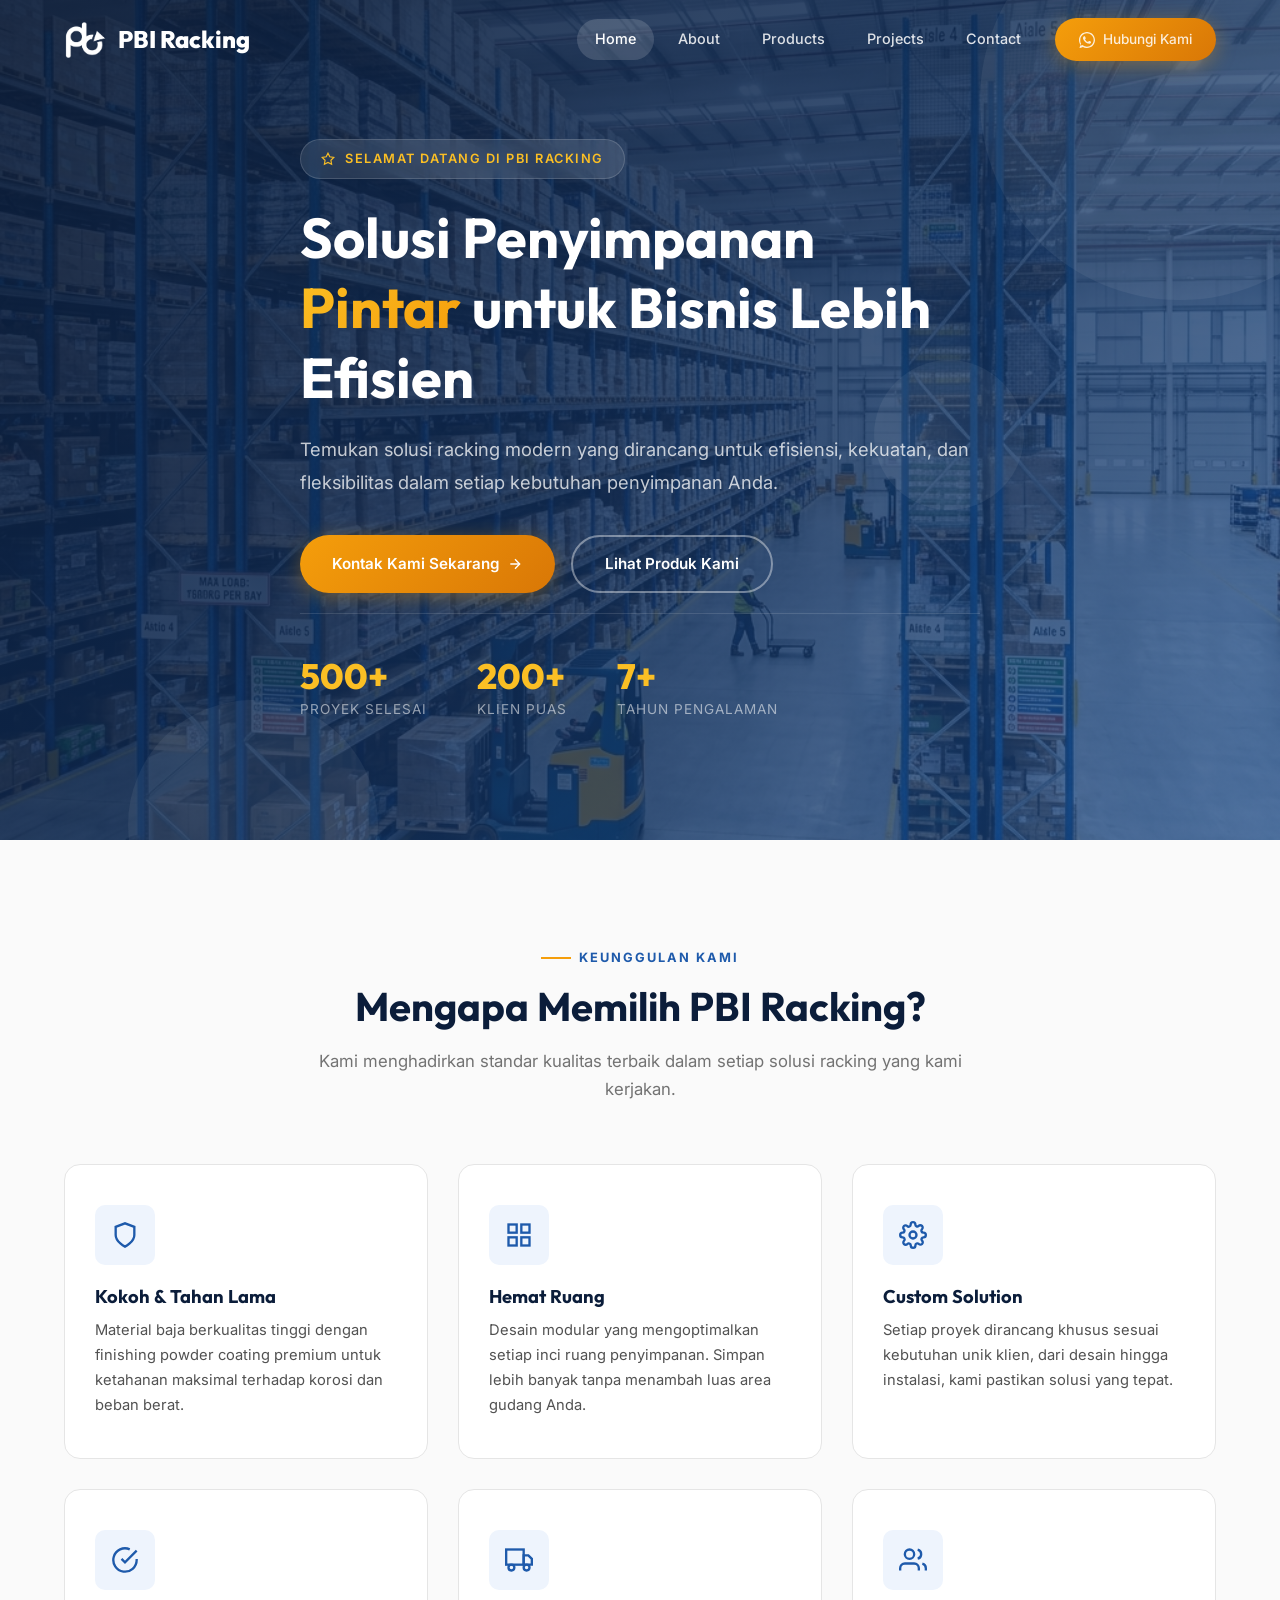
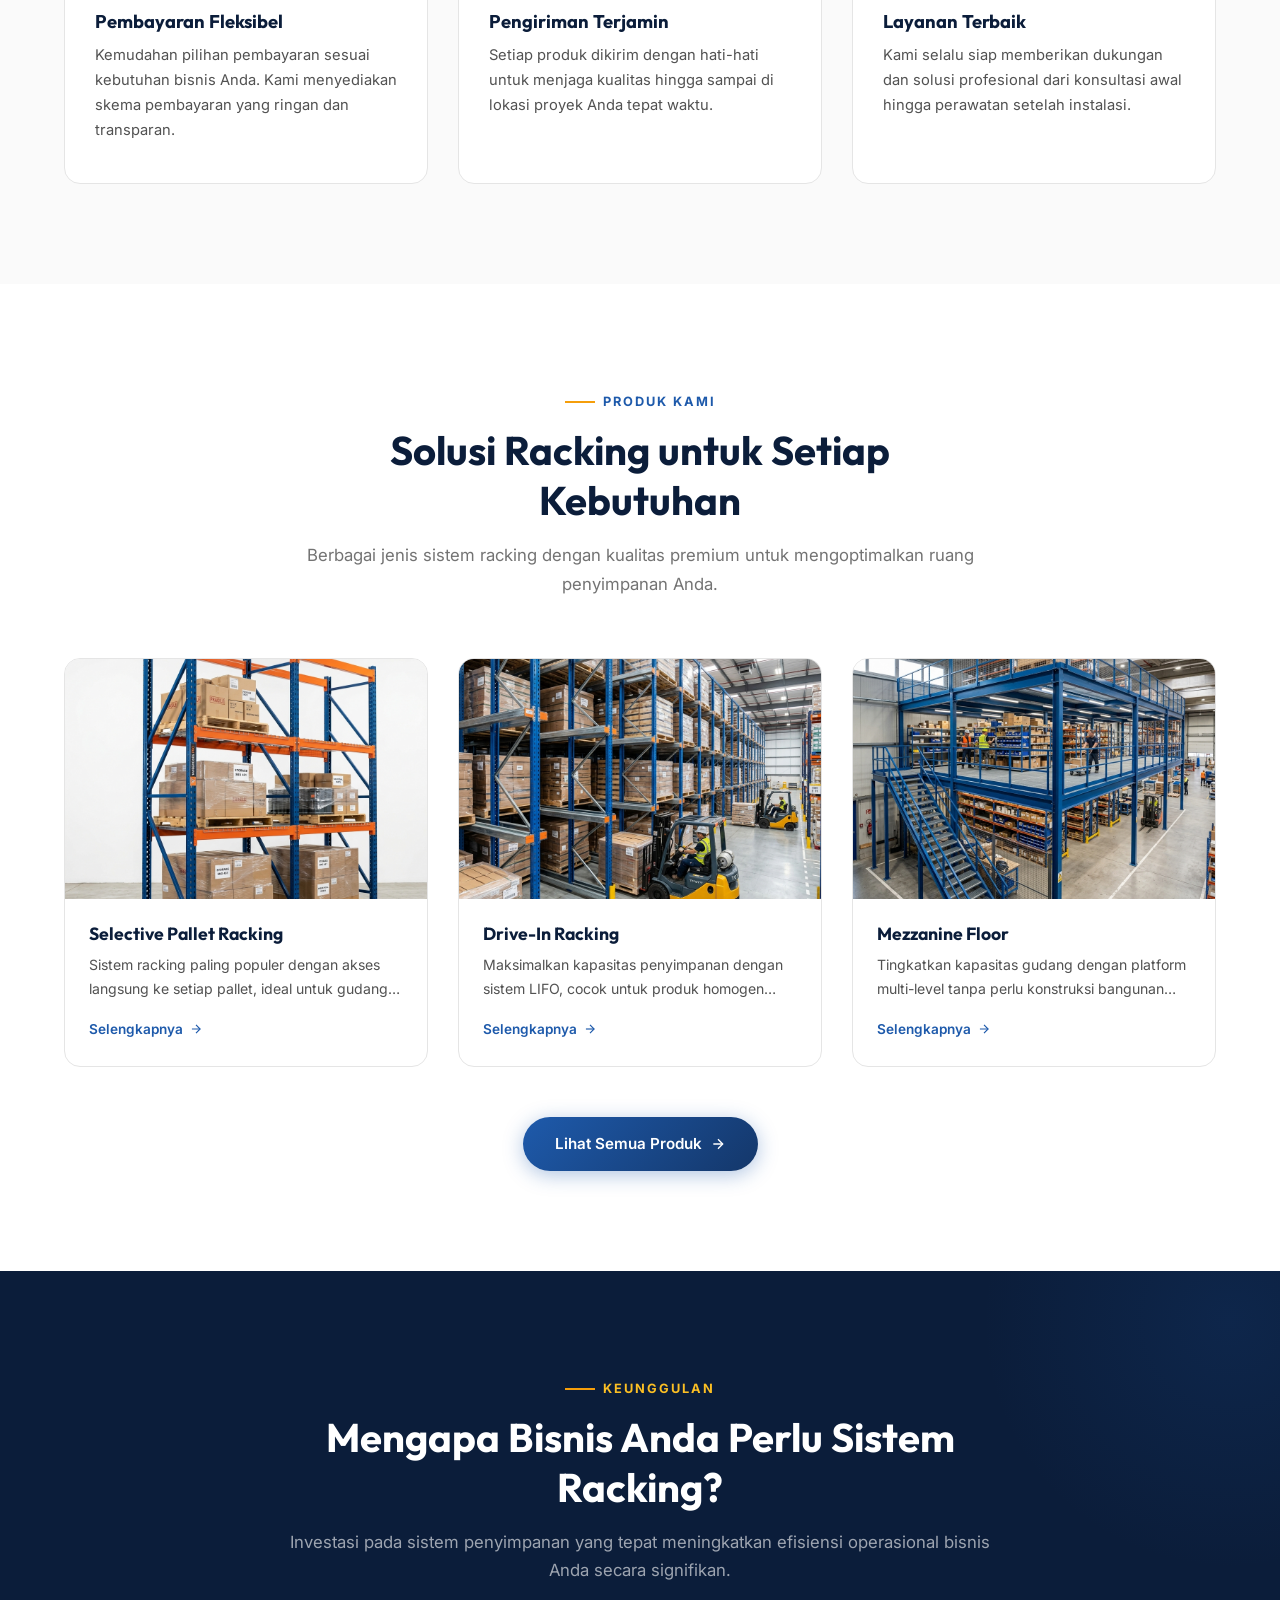
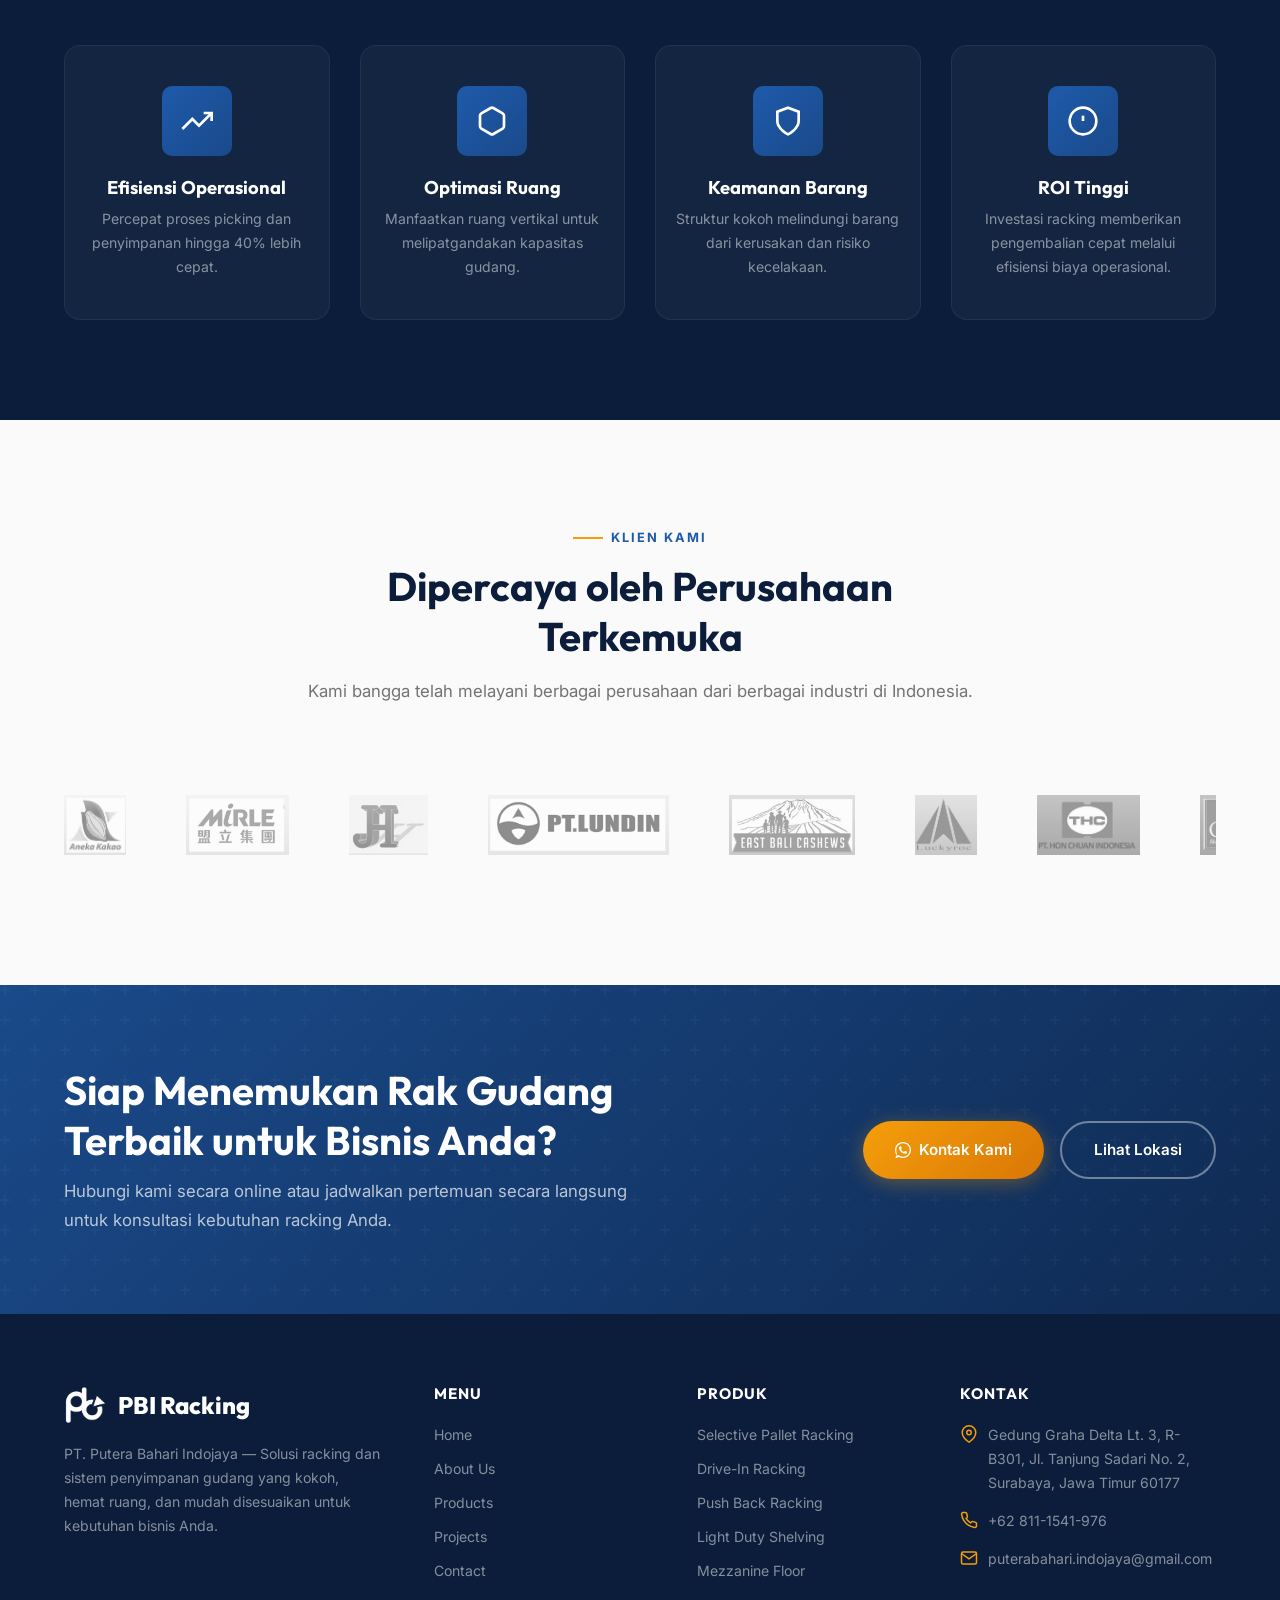
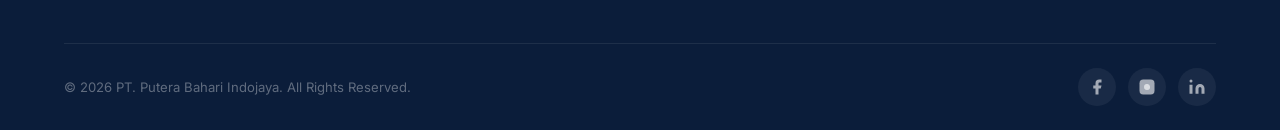
<file: index.html>
<!DOCTYPE html>
<html lang="id">
<head>
  <meta charset="UTF-8">
  <meta name="viewport" content="width=device-width, initial-scale=1.0">
  <title>PBI Racking — Solusi Penyimpanan Pintar untuk Bisnis Lebih Efisien</title>
  <meta name="description" content="PT. Putera Bahari Indojaya menyediakan solusi racking dan sistem penyimpanan gudang yang kokoh, hemat ruang, dan mudah disesuaikan untuk kebutuhan bisnis Anda.">
  <meta name="keywords" content="rak gudang, racking system, pallet racking, solusi penyimpanan, heavy duty rack, warehouse, PBI Racking">
  <meta name="author" content="PT. Putera Bahari Indojaya">
  <link rel="preconnect" href="https://fonts.googleapis.com">
  <link rel="preconnect" href="https://fonts.gstatic.com" crossorigin>
  <link href="https://fonts.googleapis.com/css2?family=Inter:wght@400;500;600;700&family=Outfit:wght@600;700;800&display=swap" rel="stylesheet">
  <link rel="stylesheet" href="css/style.css">
</head>
<body>

  <!-- Preloader -->
  <div class="preloader" id="preloader">
    <div class="preloader-spinner"></div>
  </div>

  <!-- Navigation -->
  <nav class="navbar" id="navbar">
    <div class="container">
      <a href="index.html" class="nav-logo">
        <img src="images/Logo PBI.png" alt="PBI Logo" class="logo-img">
        PBI Racking
      </a>
      <div class="nav-links" id="navLinks">
        <a href="index.html" class="active">Home</a>
        <a href="about.html">About</a>
        <a href="products.html">Products</a>
        <a href="projects.html">Projects</a>
        <a href="contact.html">Contact</a>
        <div class="nav-cta">
          <a href="https://wa.me/628111541976?text=Halo%20saya%20ingin%20bertanya%20tentang%20solusi%20racking" target="_blank" class="btn btn-accent">
            <svg width="16" height="16" viewBox="0 0 24 24" fill="currentColor"><path d="M17.472 14.382c-.297-.149-1.758-.867-2.03-.967-.273-.099-.471-.148-.67.15-.197.297-.767.966-.94 1.164-.173.199-.347.223-.644.075-.297-.15-1.255-.463-2.39-1.475-.883-.788-1.48-1.761-1.653-2.059-.173-.297-.018-.458.13-.606.134-.133.298-.347.446-.52.149-.174.198-.298.298-.497.099-.198.05-.371-.025-.52-.075-.149-.669-1.612-.916-2.207-.242-.579-.487-.5-.669-.51-.173-.008-.371-.01-.57-.01-.198 0-.52.074-.792.372-.272.297-1.04 1.016-1.04 2.479 0 1.462 1.065 2.875 1.213 3.074.149.198 2.096 3.2 5.077 4.487.709.306 1.262.489 1.694.625.712.227 1.36.195 1.871.118.571-.085 1.758-.719 2.006-1.413.248-.694.248-1.289.173-1.413-.074-.124-.272-.198-.57-.347z"/><path d="M12 0C5.373 0 0 5.373 0 12c0 2.625.846 5.059 2.284 7.034L.789 23.492a.5.5 0 00.612.616l4.575-1.462A11.945 11.945 0 0012 24c6.627 0 12-5.373 12-12S18.627 0 12 0zm0 22c-2.387 0-4.596-.776-6.39-2.09l-.446-.34-2.906.928.962-2.845-.372-.462A9.955 9.955 0 012 12C2 6.486 6.486 2 12 2s10 4.486 10 10-4.486 10-10 10z"/></svg>
            Hubungi Kami
          </a>
        </div>
      </div>
      <button class="mobile-toggle" id="mobileToggle" aria-label="Toggle Menu">
        <span></span>
        <span></span>
        <span></span>
      </button>
    </div>
  </nav>

  <!-- Hero Section -->
  <section class="hero" id="hero">
    <div class="hero-bg">
      <img src="images/hero-banner.png" alt="PBI Racking Warehouse" loading="eager">
      <div class="hero-overlay"></div>
    </div>
    <div class="hero-shapes">
      <div class="shape shape-1"></div>
      <div class="shape shape-2"></div>
      <div class="shape shape-3"></div>
    </div>
    <div class="container">
      <div class="hero-content">
        <div class="hero-label">
          <svg width="14" height="14" viewBox="0 0 24 24" fill="none" stroke="currentColor" stroke-width="2"><polygon points="12 2 15.09 8.26 22 9.27 17 14.14 18.18 21.02 12 17.77 5.82 21.02 7 14.14 2 9.27 8.91 8.26 12 2"></polygon></svg>
          Selamat Datang di PBI Racking
        </div>
        <h1>Solusi Penyimpanan <span>Pintar</span> untuk Bisnis Lebih Efisien</h1>
        <p class="hero-desc">Temukan solusi racking modern yang dirancang untuk efisiensi, kekuatan, dan fleksibilitas dalam setiap kebutuhan penyimpanan Anda.</p>
        <div class="hero-buttons">
          <a href="https://wa.me/628111541976?text=Halo%20saya%20ingin%20bertanya%20tentang%20solusi%20racking" target="_blank" class="btn btn-accent">
            Kontak Kami Sekarang
            <svg width="16" height="16" viewBox="0 0 24 24" fill="none" stroke="currentColor" stroke-width="2"><line x1="5" y1="12" x2="19" y2="12"></line><polyline points="12 5 19 12 12 19"></polyline></svg>
          </a>
          <a href="products.html" class="btn btn-outline-white">Lihat Produk Kami</a>
        </div>
        <div class="hero-stats">
          <div class="stat-item">
            <h3><span data-count="500" data-suffix="+">0</span></h3>
            <p>Proyek Selesai</p>
          </div>
          <div class="stat-item">
            <h3><span data-count="200" data-suffix="+">0</span></h3>
            <p>Klien Puas</p>
          </div>
          <div class="stat-item">
            <h3><span data-count="7" data-suffix="">0</span><span>+</span></h3>
            <p>Tahun Pengalaman</p>
          </div>
        </div>
      </div>
    </div>
  </section>

  <!-- Features / Keunggulan -->
  <section class="features" id="features">
    <div class="container">
      <div class="section-header fade-in">
        <div class="section-label">Keunggulan Kami</div>
        <h2 class="section-title">Mengapa Memilih PBI Racking?</h2>
        <p class="section-desc">Kami menghadirkan standar kualitas terbaik dalam setiap solusi racking yang kami kerjakan.</p>
      </div>
      <div class="features-grid" data-stagger>
        <div class="feature-card fade-in">
          <div class="feature-icon">
            <svg viewBox="0 0 24 24"><path d="M12 22s8-4 8-10V5l-8-3-8 3v7c0 6 8 10 8 10z"></path></svg>
          </div>
          <h3>Kokoh & Tahan Lama</h3>
          <p>Material baja berkualitas tinggi dengan finishing powder coating premium untuk ketahanan maksimal terhadap korosi dan beban berat.</p>
        </div>
        <div class="feature-card fade-in">
          <div class="feature-icon">
            <svg viewBox="0 0 24 24"><rect x="3" y="3" width="7" height="7"></rect><rect x="14" y="3" width="7" height="7"></rect><rect x="14" y="14" width="7" height="7"></rect><rect x="3" y="14" width="7" height="7"></rect></svg>
          </div>
          <h3>Hemat Ruang</h3>
          <p>Desain modular yang mengoptimalkan setiap inci ruang penyimpanan. Simpan lebih banyak tanpa menambah luas area gudang Anda.</p>
        </div>
        <div class="feature-card fade-in">
          <div class="feature-icon">
            <svg viewBox="0 0 24 24"><circle cx="12" cy="12" r="3"></circle><path d="M19.4 15a1.65 1.65 0 0 0 .33 1.82l.06.06a2 2 0 0 1 0 2.83 2 2 0 0 1-2.83 0l-.06-.06a1.65 1.65 0 0 0-1.82-.33 1.65 1.65 0 0 0-1 1.51V21a2 2 0 0 1-2 2 2 2 0 0 1-2-2v-.09A1.65 1.65 0 0 0 9 19.4a1.65 1.65 0 0 0-1.82.33l-.06.06a2 2 0 0 1-2.83 0 2 2 0 0 1 0-2.83l.06-.06A1.65 1.65 0 0 0 4.68 15a1.65 1.65 0 0 0-1.51-1H3a2 2 0 0 1-2-2 2 2 0 0 1 2-2h.09A1.65 1.65 0 0 0 4.6 9a1.65 1.65 0 0 0-.33-1.82l-.06-.06a2 2 0 0 1 0-2.83 2 2 0 0 1 2.83 0l.06.06A1.65 1.65 0 0 0 9 4.68a1.65 1.65 0 0 0 1-1.51V3a2 2 0 0 1 2-2 2 2 0 0 1 2 2v.09a1.65 1.65 0 0 0 1 1.51 1.65 1.65 0 0 0 1.82-.33l.06-.06a2 2 0 0 1 2.83 0 2 2 0 0 1 0 2.83l-.06.06a1.65 1.65 0 0 0-.33 1.82V9a1.65 1.65 0 0 0 1.51 1H21a2 2 0 0 1 2 2 2 2 0 0 1-2 2h-.09a1.65 1.65 0 0 0-1.51 1z"></path></svg>
          </div>
          <h3>Custom Solution</h3>
          <p>Setiap proyek dirancang khusus sesuai kebutuhan unik klien, dari desain hingga instalasi, kami pastikan solusi yang tepat.</p>
        </div>
        <div class="feature-card fade-in">
          <div class="feature-icon">
            <svg viewBox="0 0 24 24"><path d="M22 11.08V12a10 10 0 1 1-5.93-9.14"></path><polyline points="22 4 12 14.01 9 11.01"></polyline></svg>
          </div>
          <h3>Pembayaran Fleksibel</h3>
          <p>Kemudahan pilihan pembayaran sesuai kebutuhan bisnis Anda. Kami menyediakan skema pembayaran yang ringan dan transparan.</p>
        </div>
        <div class="feature-card fade-in">
          <div class="feature-icon">
            <svg viewBox="0 0 24 24"><rect x="1" y="3" width="15" height="13"></rect><polygon points="16 8 20 8 23 11 23 16 16 16 16 8"></polygon><circle cx="5.5" cy="18.5" r="2.5"></circle><circle cx="18.5" cy="18.5" r="2.5"></circle></svg>
          </div>
          <h3>Pengiriman Terjamin</h3>
          <p>Setiap produk dikirim dengan hati-hati untuk menjaga kualitas hingga sampai di lokasi proyek Anda tepat waktu.</p>
        </div>
        <div class="feature-card fade-in">
          <div class="feature-icon">
            <svg viewBox="0 0 24 24"><path d="M17 21v-2a4 4 0 0 0-4-4H5a4 4 0 0 0-4 4v2"></path><circle cx="9" cy="7" r="4"></circle><path d="M23 21v-2a4 4 0 0 0-3-3.87"></path><path d="M16 3.13a4 4 0 0 1 0 7.75"></path></svg>
          </div>
          <h3>Layanan Terbaik</h3>
          <p>Kami selalu siap memberikan dukungan dan solusi profesional dari konsultasi awal hingga perawatan setelah instalasi.</p>
        </div>
      </div>
    </div>
  </section>

  <!-- Products Highlight -->
  <section class="products-highlight" id="productsHighlight">
    <div class="container">
      <div class="section-header fade-in">
        <div class="section-label">Produk Kami</div>
        <h2 class="section-title">Solusi Racking untuk Setiap Kebutuhan</h2>
        <p class="section-desc">Berbagai jenis sistem racking dengan kualitas premium untuk mengoptimalkan ruang penyimpanan Anda.</p>
      </div>
      <div class="products-grid" data-stagger>
        <div class="product-card fade-in">
          <div class="product-card-img">
            <img src="images/product-selective-racking.png" alt="Selective Pallet Racking" loading="lazy">
            <div class="product-card-overlay"></div>
          </div>
          <div class="product-card-body">
            <h3>Selective Pallet Racking</h3>
            <p>Sistem racking paling populer dengan akses langsung ke setiap pallet, ideal untuk gudang dengan variasi SKU tinggi.</p>
            <a href="products.html" class="product-card-link">
              Selengkapnya
              <svg width="14" height="14" viewBox="0 0 24 24" fill="none" stroke="currentColor" stroke-width="2"><line x1="5" y1="12" x2="19" y2="12"></line><polyline points="12 5 19 12 12 19"></polyline></svg>
            </a>
          </div>
        </div>
        <div class="product-card fade-in">
          <div class="product-card-img">
            <img src="images/product-drivein-racking.png" alt="Drive-In Racking" loading="lazy">
            <div class="product-card-overlay"></div>
          </div>
          <div class="product-card-body">
            <h3>Drive-In Racking</h3>
            <p>Maksimalkan kapasitas penyimpanan dengan sistem LIFO, cocok untuk produk homogen dalam jumlah besar.</p>
            <a href="products.html" class="product-card-link">
              Selengkapnya
              <svg width="14" height="14" viewBox="0 0 24 24" fill="none" stroke="currentColor" stroke-width="2"><line x1="5" y1="12" x2="19" y2="12"></line><polyline points="12 5 19 12 12 19"></polyline></svg>
            </a>
          </div>
        </div>
        <div class="product-card fade-in">
          <div class="product-card-img">
            <img src="images/product-mezzanine.png" alt="Mezzanine Floor" loading="lazy">
            <div class="product-card-overlay"></div>
          </div>
          <div class="product-card-body">
            <h3>Mezzanine Floor</h3>
            <p>Tingkatkan kapasitas gudang dengan platform multi-level tanpa perlu konstruksi bangunan tambahan.</p>
            <a href="products.html" class="product-card-link">
              Selengkapnya
              <svg width="14" height="14" viewBox="0 0 24 24" fill="none" stroke="currentColor" stroke-width="2"><line x1="5" y1="12" x2="19" y2="12"></line><polyline points="12 5 19 12 12 19"></polyline></svg>
            </a>
          </div>
        </div>
      </div>
      <div style="text-align: center; margin-top: 50px;" class="fade-in">
        <a href="products.html" class="btn btn-primary">
          Lihat Semua Produk
          <svg width="16" height="16" viewBox="0 0 24 24" fill="none" stroke="currentColor" stroke-width="2"><line x1="5" y1="12" x2="19" y2="12"></line><polyline points="12 5 19 12 12 19"></polyline></svg>
        </a>
      </div>
    </div>
  </section>

  <!-- Advantages Section -->
  <section class="advantages" id="advantages">
    <div class="container">
      <div class="section-header fade-in">
        <div class="section-label">Keunggulan</div>
        <h2 class="section-title">Mengapa Bisnis Anda Perlu Sistem Racking?</h2>
        <p class="section-desc">Investasi pada sistem penyimpanan yang tepat meningkatkan efisiensi operasional bisnis Anda secara signifikan.</p>
      </div>
      <div class="advantages-grid" data-stagger>
        <div class="advantage-item fade-in">
          <div class="advantage-icon">
            <svg viewBox="0 0 24 24"><polyline points="23 6 13.5 15.5 8.5 10.5 1 18"></polyline><polyline points="17 6 23 6 23 12"></polyline></svg>
          </div>
          <h4>Efisiensi Operasional</h4>
          <p>Percepat proses picking dan penyimpanan hingga 40% lebih cepat.</p>
        </div>
        <div class="advantage-item fade-in">
          <div class="advantage-icon">
            <svg viewBox="0 0 24 24"><path d="M21 16V8a2 2 0 0 0-1-1.73l-7-4a2 2 0 0 0-2 0l-7 4A2 2 0 0 0 3 8v8a2 2 0 0 0 1 1.73l7 4a2 2 0 0 0 2 0l7-4A2 2 0 0 0 21 16z"></path></svg>
          </div>
          <h4>Optimasi Ruang</h4>
          <p>Manfaatkan ruang vertikal untuk melipatgandakan kapasitas gudang.</p>
        </div>
        <div class="advantage-item fade-in">
          <div class="advantage-icon">
            <svg viewBox="0 0 24 24"><path d="M12 22s8-4 8-10V5l-8-3-8 3v7c0 6 8 10 8 10z"></path></svg>
          </div>
          <h4>Keamanan Barang</h4>
          <p>Struktur kokoh melindungi barang dari kerusakan dan risiko kecelakaan.</p>
        </div>
        <div class="advantage-item fade-in">
          <div class="advantage-icon">
            <svg viewBox="0 0 24 24"><circle cx="12" cy="12" r="10"></circle><line x1="12" y1="8" x2="12" y2="12"></line><line x1="12" y1="16" x2="12.01" y2="16"></line></svg>
          </div>
          <h4>ROI Tinggi</h4>
          <p>Investasi racking memberikan pengembalian cepat melalui efisiensi biaya operasional.</p>
        </div>
      </div>
    </div>
  </section>

  <!-- Clients Section -->
  <section class="clients" id="clients">
    <div class="container">
      <div class="section-header fade-in">
        <div class="section-label">Klien Kami</div>
        <h2 class="section-title">Dipercaya oleh Perusahaan Terkemuka</h2>
        <p class="section-desc">Kami bangga telah melayani berbagai perusahaan dari berbagai industri di Indonesia.</p>
      </div>
      <div class="clients-marquee">
        <div class="clients-track">
          <img src="images/Clients 1.jpg" alt="Client 1" class="client-logo">
          <img src="images/Clients 2.jpg" alt="Client 2" class="client-logo">
          <img src="images/Clients 3.jpg" alt="Client 3" class="client-logo">
          <img src="images/Clients 4.jpg" alt="Client 4" class="client-logo">
          <img src="images/Clients 5.jpg" alt="Client 5" class="client-logo">
          <img src="images/Clients 6.jpg" alt="Client 6" class="client-logo">
          <img src="images/Clients 7.jpg" alt="Client 7" class="client-logo">
          <img src="images/Clients 8.jpg" alt="Client 8" class="client-logo">
          <img src="images/Clients 9.jpg" alt="Client 9" class="client-logo">
          <img src="images/Clients 10.jpg" alt="Client 10" class="client-logo">
          <!-- Duplicate for seamless marquee -->
          <img src="images/Clients 1.jpg" alt="Client 1" class="client-logo">
          <img src="images/Clients 2.jpg" alt="Client 2" class="client-logo">
          <img src="images/Clients 3.jpg" alt="Client 3" class="client-logo">
          <img src="images/Clients 4.jpg" alt="Client 4" class="client-logo">
          <img src="images/Clients 5.jpg" alt="Client 5" class="client-logo">
          <img src="images/Clients 6.jpg" alt="Client 6" class="client-logo">
          <img src="images/Clients 7.jpg" alt="Client 7" class="client-logo">
          <img src="images/Clients 8.jpg" alt="Client 8" class="client-logo">
          <img src="images/Clients 9.jpg" alt="Client 9" class="client-logo">
          <img src="images/Clients 10.jpg" alt="Client 10" class="client-logo">
        </div>
      </div>
    </div>
  </section>

  <!-- CTA Section -->
  <section class="cta" id="cta">
    <div class="container">
      <div class="cta-content fade-in-left">
        <h2>Siap Menemukan Rak Gudang Terbaik untuk Bisnis Anda?</h2>
        <p>Hubungi kami secara online atau jadwalkan pertemuan secara langsung untuk konsultasi kebutuhan racking Anda.</p>
      </div>
      <div class="cta-buttons fade-in-right">
        <a href="https://wa.me/628111541976?text=Halo%20saya%20ingin%20bertanya%20tentang%20solusi%20racking" target="_blank" class="btn btn-accent">
          <svg width="16" height="16" viewBox="0 0 24 24" fill="currentColor"><path d="M17.472 14.382c-.297-.149-1.758-.867-2.03-.967-.273-.099-.471-.148-.67.15-.197.297-.767.966-.94 1.164-.173.199-.347.223-.644.075-.297-.15-1.255-.463-2.39-1.475-.883-.788-1.48-1.761-1.653-2.059-.173-.297-.018-.458.13-.606.134-.133.298-.347.446-.52.149-.174.198-.298.298-.497.099-.198.05-.371-.025-.52-.075-.149-.669-1.612-.916-2.207-.242-.579-.487-.5-.669-.51-.173-.008-.371-.01-.57-.01-.198 0-.52.074-.792.372-.272.297-1.04 1.016-1.04 2.479 0 1.462 1.065 2.875 1.213 3.074.149.198 2.096 3.2 5.077 4.487.709.306 1.262.489 1.694.625.712.227 1.36.195 1.871.118.571-.085 1.758-.719 2.006-1.413.248-.694.248-1.289.173-1.413-.074-.124-.272-.198-.57-.347z"/><path d="M12 0C5.373 0 0 5.373 0 12c0 2.625.846 5.059 2.284 7.034L.789 23.492a.5.5 0 00.612.616l4.575-1.462A11.945 11.945 0 0012 24c6.627 0 12-5.373 12-12S18.627 0 12 0zm0 22c-2.387 0-4.596-.776-6.39-2.09l-.446-.34-2.906.928.962-2.845-.372-.462A9.955 9.955 0 012 12C2 6.486 6.486 2 12 2s10 4.486 10 10-4.486 10-10 10z"/></svg>
          Kontak Kami
        </a>
        <a href="contact.html" class="btn btn-outline-white">Lihat Lokasi</a>
      </div>
    </div>
  </section>

  <!-- Footer -->
  <footer class="footer" id="footer">
    <div class="container">
      <div class="footer-grid">
        <div class="footer-brand">
          <a href="index.html" class="nav-logo">
            <img src="images/Logo PBI.png" alt="PBI Logo" class="logo-img">
            PBI Racking
          </a>
          <p>PT. Putera Bahari Indojaya — Solusi racking dan sistem penyimpanan gudang yang kokoh, hemat ruang, dan mudah disesuaikan untuk kebutuhan bisnis Anda.</p>
        </div>
        <div>
          <h4>Menu</h4>
          <ul class="footer-links">
            <li><a href="index.html">Home</a></li>
            <li><a href="about.html">About Us</a></li>
            <li><a href="products.html">Products</a></li>
            <li><a href="projects.html">Projects</a></li>
            <li><a href="contact.html">Contact</a></li>
          </ul>
        </div>
        <div>
          <h4>Produk</h4>
          <ul class="footer-links">
            <li><a href="products.html">Selective Pallet Racking</a></li>
            <li><a href="products.html">Drive-In Racking</a></li>
            <li><a href="products.html">Push Back Racking</a></li>
            <li><a href="products.html">Light Duty Shelving</a></li>
            <li><a href="products.html">Mezzanine Floor</a></li>
          </ul>
        </div>
        <div>
          <h4>Kontak</h4>
          <ul class="footer-contact">
            <li>
              <svg viewBox="0 0 24 24"><path d="M21 10c0 7-9 13-9 13s-9-6-9-13a9 9 0 0 1 18 0z"></path><circle cx="12" cy="10" r="3"></circle></svg>
              Gedung Graha Delta Lt. 3, R-B301, Jl. Tanjung Sadari No. 2, Surabaya, Jawa Timur 60177
            </li>
            <li>
              <svg viewBox="0 0 24 24"><path d="M22 16.92v3a2 2 0 0 1-2.18 2 19.79 19.79 0 0 1-8.63-3.07 19.5 19.5 0 0 1-6-6 19.79 19.79 0 0 1-3.07-8.67A2 2 0 0 1 4.11 2h3a2 2 0 0 1 2 1.72 12.84 12.84 0 0 0 .7 2.81 2 2 0 0 1-.45 2.11L8.09 9.91a16 16 0 0 0 6 6l1.27-1.27a2 2 0 0 1 2.11-.45 12.84 12.84 0 0 0 2.81.7A2 2 0 0 1 22 16.92z"></path></svg>
              +62 811-1541-976
            </li>
            <li>
              <svg viewBox="0 0 24 24"><path d="M4 4h16c1.1 0 2 .9 2 2v12c0 1.1-.9 2-2 2H4c-1.1 0-2-.9-2-2V6c0-1.1.9-2 2-2z"></path><polyline points="22,6 12,13 2,6"></polyline></svg>
              puterabahari.indojaya@gmail.com
            </li>
          </ul>
        </div>
      </div>
      <div class="footer-bottom">
        <p>&copy; 2026 PT. Putera Bahari Indojaya. All Rights Reserved.</p>
        <div class="footer-social">
          <a href="#" aria-label="Facebook">
            <svg viewBox="0 0 24 24"><path d="M18 2h-3a5 5 0 0 0-5 5v3H7v4h3v8h4v-8h3l1-4h-4V7a1 1 0 0 1 1-1h3z"></path></svg>
          </a>
          <a href="#" aria-label="Instagram">
            <svg viewBox="0 0 24 24"><rect x="2" y="2" width="20" height="20" rx="5" ry="5"></rect><path d="M16 11.37A4 4 0 1 1 12.63 8 4 4 0 0 1 16 11.37z"></path><line x1="17.5" y1="6.5" x2="17.51" y2="6.5"></line></svg>
          </a>
          <a href="#" aria-label="LinkedIn">
            <svg viewBox="0 0 24 24"><path d="M16 8a6 6 0 0 1 6 6v7h-4v-7a2 2 0 0 0-2-2 2 2 0 0 0-2 2v7h-4v-7a6 6 0 0 1 6-6z"></path><rect x="2" y="9" width="4" height="12"></rect><circle cx="4" cy="4" r="2"></circle></svg>
          </a>
        </div>
      </div>
    </div>
  </footer>

  <!-- WhatsApp Float -->
  <a href="https://wa.me/628111541976?text=Halo%20saya%20ingin%20bertanya%20tentang%20solusi%20racking" target="_blank" class="wa-float" aria-label="Chat WhatsApp">
    <svg viewBox="0 0 24 24"><path d="M17.472 14.382c-.297-.149-1.758-.867-2.03-.967-.273-.099-.471-.148-.67.15-.197.297-.767.966-.94 1.164-.173.199-.347.223-.644.075-.297-.15-1.255-.463-2.39-1.475-.883-.788-1.48-1.761-1.653-2.059-.173-.297-.018-.458.13-.606.134-.133.298-.347.446-.52.149-.174.198-.298.298-.497.099-.198.05-.371-.025-.52-.075-.149-.669-1.612-.916-2.207-.242-.579-.487-.5-.669-.51-.173-.008-.371-.01-.57-.01-.198 0-.52.074-.792.372-.272.297-1.04 1.016-1.04 2.479 0 1.462 1.065 2.875 1.213 3.074.149.198 2.096 3.2 5.077 4.487.709.306 1.262.489 1.694.625.712.227 1.36.195 1.871.118.571-.085 1.758-.719 2.006-1.413.248-.694.248-1.289.173-1.413-.074-.124-.272-.198-.57-.347z"/><path d="M12 0C5.373 0 0 5.373 0 12c0 2.625.846 5.059 2.284 7.034L.789 23.492a.5.5 0 00.612.616l4.575-1.462A11.945 11.945 0 0012 24c6.627 0 12-5.373 12-12S18.627 0 12 0zm0 22c-2.387 0-4.596-.776-6.39-2.09l-.446-.34-2.906.928.962-2.845-.372-.462A9.955 9.955 0 012 12C2 6.486 6.486 2 12 2s10 4.486 10 10-4.486 10-10 10z"/></svg>
  </a>

  <!-- Scroll to Top -->
  <button class="scroll-top" id="scrollTop" aria-label="Scroll to top">
    <svg viewBox="0 0 24 24"><polyline points="18 15 12 9 6 15"></polyline></svg>
  </button>

  <script src="js/main.js"></script>
</body>
</html>
</file>
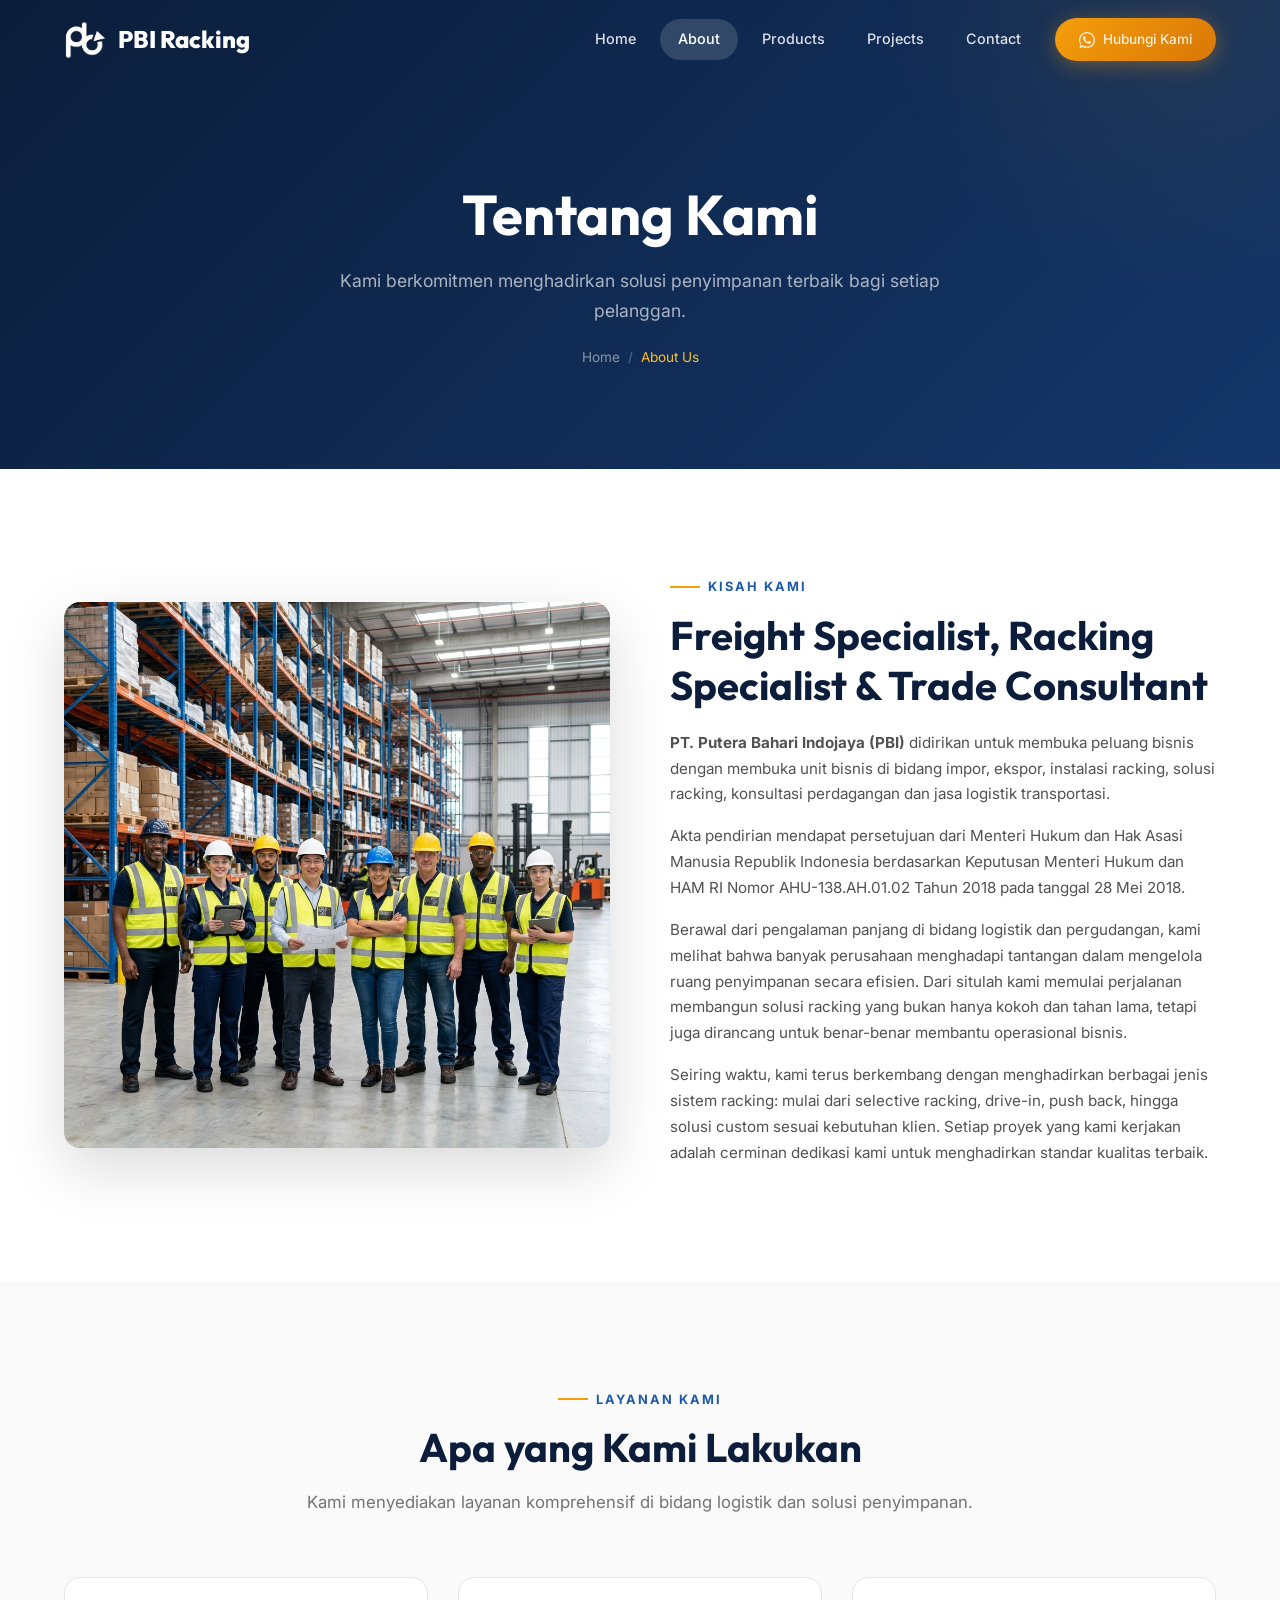
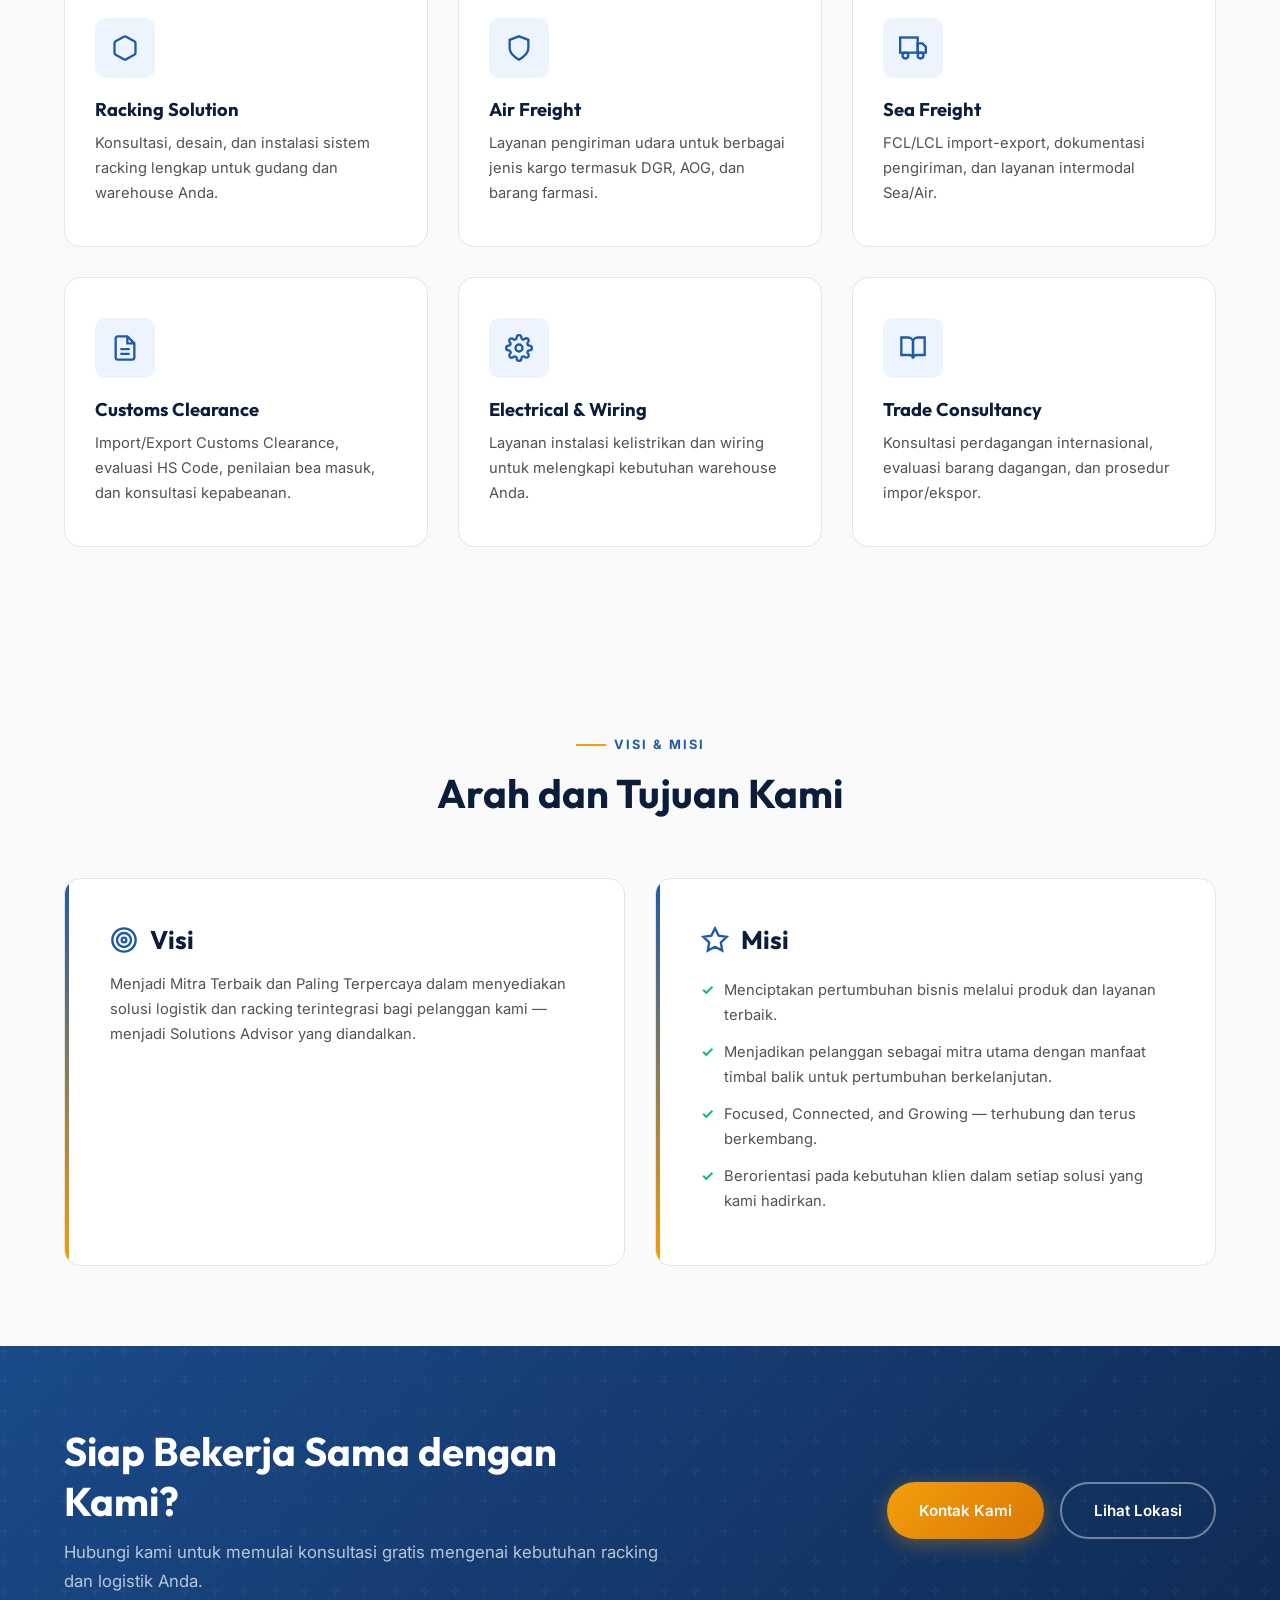
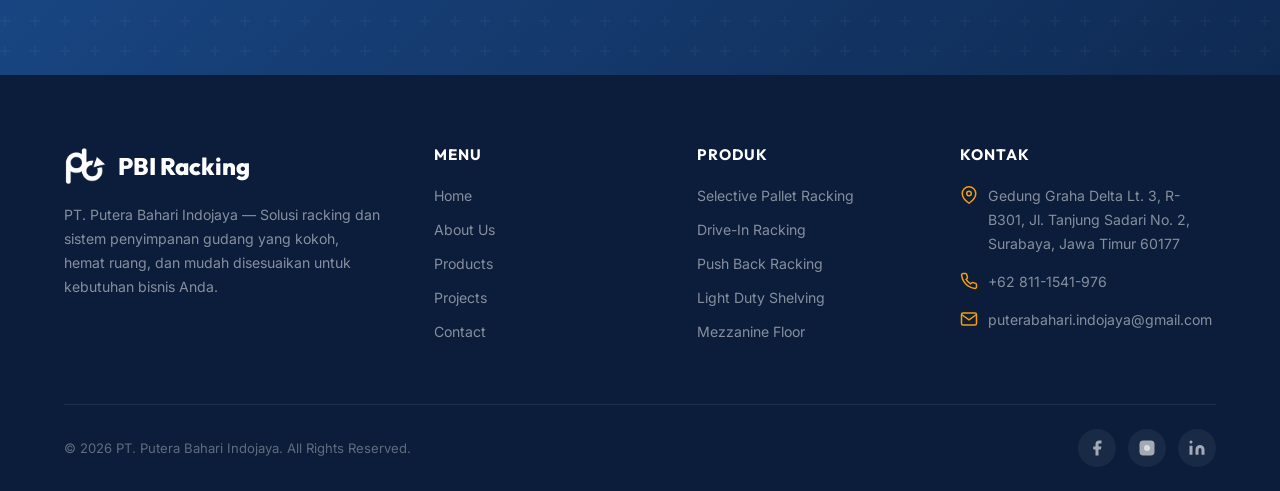
<file: about.html>
<!DOCTYPE html>
<html lang="id">
<head>
  <meta charset="UTF-8">
  <meta name="viewport" content="width=device-width, initial-scale=1.0">
  <title>Tentang Kami — PBI Racking | PT. Putera Bahari Indojaya</title>
  <meta name="description" content="Didirikan oleh para profesional berpengalaman di bidang logistik dan pergudangan, PBI Racking adalah mitra terpercaya untuk solusi racking berkualitas.">
  <link rel="preconnect" href="https://fonts.googleapis.com">
  <link rel="preconnect" href="https://fonts.gstatic.com" crossorigin>
  <link href="https://fonts.googleapis.com/css2?family=Inter:wght@400;500;600;700&family=Outfit:wght@600;700;800&display=swap" rel="stylesheet">
  <link rel="stylesheet" href="css/style.css">
</head>
<body>

  <!-- Preloader -->
  <div class="preloader" id="preloader">
    <div class="preloader-spinner"></div>
  </div>

  <!-- Navigation -->
  <nav class="navbar scrolled" id="navbar">
    <div class="container">
      <a href="index.html" class="nav-logo">
        <img src="images/Logo PBI.png" alt="PBI Logo" class="logo-img">
        PBI Racking
      </a>
      <div class="nav-links" id="navLinks">
        <a href="index.html">Home</a>
        <a href="about.html" class="active">About</a>
        <a href="products.html">Products</a>
        <a href="projects.html">Projects</a>
        <a href="contact.html">Contact</a>
        <div class="nav-cta">
          <a href="https://wa.me/628111541976?text=Halo%20saya%20ingin%20bertanya%20tentang%20solusi%20racking" target="_blank" class="btn btn-accent">
            <svg width="16" height="16" viewBox="0 0 24 24" fill="currentColor"><path d="M17.472 14.382c-.297-.149-1.758-.867-2.03-.967-.273-.099-.471-.148-.67.15-.197.297-.767.966-.94 1.164-.173.199-.347.223-.644.075-.297-.15-1.255-.463-2.39-1.475-.883-.788-1.48-1.761-1.653-2.059-.173-.297-.018-.458.13-.606.134-.133.298-.347.446-.52.149-.174.198-.298.298-.497.099-.198.05-.371-.025-.52-.075-.149-.669-1.612-.916-2.207-.242-.579-.487-.5-.669-.51-.173-.008-.371-.01-.57-.01-.198 0-.52.074-.792.372-.272.297-1.04 1.016-1.04 2.479 0 1.462 1.065 2.875 1.213 3.074.149.198 2.096 3.2 5.077 4.487.709.306 1.262.489 1.694.625.712.227 1.36.195 1.871.118.571-.085 1.758-.719 2.006-1.413.248-.694.248-1.289.173-1.413-.074-.124-.272-.198-.57-.347z"/><path d="M12 0C5.373 0 0 5.373 0 12c0 2.625.846 5.059 2.284 7.034L.789 23.492a.5.5 0 00.612.616l4.575-1.462A11.945 11.945 0 0012 24c6.627 0 12-5.373 12-12S18.627 0 12 0zm0 22c-2.387 0-4.596-.776-6.39-2.09l-.446-.34-2.906.928.962-2.845-.372-.462A9.955 9.955 0 012 12C2 6.486 6.486 2 12 2s10 4.486 10 10-4.486 10-10 10z"/></svg>
            Hubungi Kami
          </a>
        </div>
      </div>
      <button class="mobile-toggle" id="mobileToggle" aria-label="Toggle Menu">
        <span></span>
        <span></span>
        <span></span>
      </button>
    </div>
  </nav>

  <!-- Page Hero -->
  <section class="page-hero">
    <div class="container">
      <div class="page-hero-content">
        <h1>Tentang Kami</h1>
        <p>Kami berkomitmen menghadirkan solusi penyimpanan terbaik bagi setiap pelanggan.</p>
        <div class="breadcrumb">
          <a href="index.html">Home</a>
          <span>/</span>
          <span class="current">About Us</span>
        </div>
      </div>
    </div>
  </section>

  <!-- About Story -->
  <section class="about-story">
    <div class="container">
      <div class="about-story-grid">
        <div class="about-story-img fade-in-left">
          <img src="images/about-team.png" alt="Tim PBI Racking">
        </div>
        <div class="about-story-content fade-in-right">
          <div class="section-label">Kisah Kami</div>
          <h2>Freight Specialist, Racking Specialist & Trade Consultant</h2>
          <p><strong>PT. Putera Bahari Indojaya (PBI)</strong> didirikan untuk membuka peluang bisnis dengan membuka unit bisnis di bidang impor, ekspor, instalasi racking, solusi racking, konsultasi perdagangan dan jasa logistik transportasi.</p>
          <p>Akta pendirian mendapat persetujuan dari Menteri Hukum dan Hak Asasi Manusia Republik Indonesia berdasarkan Keputusan Menteri Hukum dan HAM RI Nomor AHU-138.AH.01.02 Tahun 2018 pada tanggal 28 Mei 2018.</p>
          <p>Berawal dari pengalaman panjang di bidang logistik dan pergudangan, kami melihat bahwa banyak perusahaan menghadapi tantangan dalam mengelola ruang penyimpanan secara efisien. Dari situlah kami memulai perjalanan membangun solusi racking yang bukan hanya kokoh dan tahan lama, tetapi juga dirancang untuk benar-benar membantu operasional bisnis.</p>
          <p>Seiring waktu, kami terus berkembang dengan menghadirkan berbagai jenis sistem racking: mulai dari selective racking, drive-in, push back, hingga solusi custom sesuai kebutuhan klien. Setiap proyek yang kami kerjakan adalah cerminan dedikasi kami untuk menghadirkan standar kualitas terbaik.</p>
        </div>
      </div>
    </div>
  </section>

  <!-- Services Overview -->
  <section class="features" style="margin-top:0;">
    <div class="container">
      <div class="section-header fade-in">
        <div class="section-label">Layanan Kami</div>
        <h2 class="section-title">Apa yang Kami Lakukan</h2>
        <p class="section-desc">Kami menyediakan layanan komprehensif di bidang logistik dan solusi penyimpanan.</p>
      </div>
      <div class="features-grid" data-stagger>
        <div class="feature-card fade-in">
          <div class="feature-icon">
            <svg viewBox="0 0 24 24"><path d="M21 16V8a2 2 0 0 0-1-1.73l-7-4a2 2 0 0 0-2 0l-7 4A2 2 0 0 0 3 8v8a2 2 0 0 0 1 1.73l7 4a2 2 0 0 0 2 0l7-4A2 2 0 0 0 21 16z"></path></svg>
          </div>
          <h3>Racking Solution</h3>
          <p>Konsultasi, desain, dan instalasi sistem racking lengkap untuk gudang dan warehouse Anda.</p>
        </div>
        <div class="feature-card fade-in">
          <div class="feature-icon">
            <svg viewBox="0 0 24 24"><path d="M12 22s8-4 8-10V5l-8-3-8 3v7c0 6 8 10 8 10z"></path></svg>
          </div>
          <h3>Air Freight</h3>
          <p>Layanan pengiriman udara untuk berbagai jenis kargo termasuk DGR, AOG, dan barang farmasi.</p>
        </div>
        <div class="feature-card fade-in">
          <div class="feature-icon">
            <svg viewBox="0 0 24 24"><rect x="1" y="3" width="15" height="13"></rect><polygon points="16 8 20 8 23 11 23 16 16 16 16 8"></polygon><circle cx="5.5" cy="18.5" r="2.5"></circle><circle cx="18.5" cy="18.5" r="2.5"></circle></svg>
          </div>
          <h3>Sea Freight</h3>
          <p>FCL/LCL import-export, dokumentasi pengiriman, dan layanan intermodal Sea/Air.</p>
        </div>
        <div class="feature-card fade-in">
          <div class="feature-icon">
            <svg viewBox="0 0 24 24"><path d="M14 2H6a2 2 0 0 0-2 2v16a2 2 0 0 0 2 2h12a2 2 0 0 0 2-2V8z"></path><polyline points="14 2 14 8 20 8"></polyline><line x1="16" y1="13" x2="8" y2="13"></line><line x1="16" y1="17" x2="8" y2="17"></line></svg>
          </div>
          <h3>Customs Clearance</h3>
          <p>Import/Export Customs Clearance, evaluasi HS Code, penilaian bea masuk, dan konsultasi kepabeanan.</p>
        </div>
        <div class="feature-card fade-in">
          <div class="feature-icon">
            <svg viewBox="0 0 24 24"><circle cx="12" cy="12" r="3"></circle><path d="M19.4 15a1.65 1.65 0 0 0 .33 1.82l.06.06a2 2 0 0 1 0 2.83 2 2 0 0 1-2.83 0l-.06-.06a1.65 1.65 0 0 0-1.82-.33 1.65 1.65 0 0 0-1 1.51V21a2 2 0 0 1-2 2 2 2 0 0 1-2-2v-.09A1.65 1.65 0 0 0 9 19.4a1.65 1.65 0 0 0-1.82.33l-.06.06a2 2 0 0 1-2.83 0 2 2 0 0 1 0-2.83l.06-.06A1.65 1.65 0 0 0 4.68 15a1.65 1.65 0 0 0-1.51-1H3a2 2 0 0 1-2-2 2 2 0 0 1 2-2h.09A1.65 1.65 0 0 0 4.6 9a1.65 1.65 0 0 0-.33-1.82l-.06-.06a2 2 0 0 1 0-2.83 2 2 0 0 1 2.83 0l.06.06A1.65 1.65 0 0 0 9 4.68a1.65 1.65 0 0 0 1-1.51V3a2 2 0 0 1 2-2 2 2 0 0 1 2 2v.09a1.65 1.65 0 0 0 1 1.51 1.65 1.65 0 0 0 1.82-.33l.06-.06a2 2 0 0 1 2.83 0 2 2 0 0 1 0 2.83l-.06.06a1.65 1.65 0 0 0-.33 1.82V9a1.65 1.65 0 0 0 1.51 1H21a2 2 0 0 1 2 2 2 2 0 0 1-2 2h-.09a1.65 1.65 0 0 0-1.51 1z"></path></svg>
          </div>
          <h3>Electrical & Wiring</h3>
          <p>Layanan instalasi kelistrikan dan wiring untuk melengkapi kebutuhan warehouse Anda.</p>
        </div>
        <div class="feature-card fade-in">
          <div class="feature-icon">
            <svg viewBox="0 0 24 24"><path d="M2 3h6a4 4 0 0 1 4 4v14a3 3 0 0 0-3-3H2z"></path><path d="M22 3h-6a4 4 0 0 0-4 4v14a3 3 0 0 1 3-3h7z"></path></svg>
          </div>
          <h3>Trade Consultancy</h3>
          <p>Konsultasi perdagangan internasional, evaluasi barang dagangan, dan prosedur impor/ekspor.</p>
        </div>
      </div>
    </div>
  </section>

  <!-- Vision & Mission -->
  <section class="vision-mission">
    <div class="container">
      <div class="section-header fade-in">
        <div class="section-label">Visi & Misi</div>
        <h2 class="section-title">Arah dan Tujuan Kami</h2>
      </div>
      <div class="vm-grid">
        <div class="vm-card fade-in-left">
          <h3>
            <svg viewBox="0 0 24 24"><circle cx="12" cy="12" r="10"></circle><circle cx="12" cy="12" r="6"></circle><circle cx="12" cy="12" r="2"></circle></svg>
            Visi
          </h3>
          <p>Menjadi Mitra Terbaik dan Paling Terpercaya dalam menyediakan solusi logistik dan racking terintegrasi bagi pelanggan kami — menjadi Solutions Advisor yang diandalkan.</p>
        </div>
        <div class="vm-card fade-in-right">
          <h3>
            <svg viewBox="0 0 24 24"><polygon points="12 2 15.09 8.26 22 9.27 17 14.14 18.18 21.02 12 17.77 5.82 21.02 7 14.14 2 9.27 8.91 8.26 12 2"></polygon></svg>
            Misi
          </h3>
          <ul>
            <li>Menciptakan pertumbuhan bisnis melalui produk dan layanan terbaik.</li>
            <li>Menjadikan pelanggan sebagai mitra utama dengan manfaat timbal balik untuk pertumbuhan berkelanjutan.</li>
            <li>Focused, Connected, and Growing — terhubung dan terus berkembang.</li>
            <li>Berorientasi pada kebutuhan klien dalam setiap solusi yang kami hadirkan.</li>
          </ul>
        </div>
      </div>
    </div>
  </section>

  <!-- CTA Section -->
  <section class="cta">
    <div class="container">
      <div class="cta-content fade-in-left">
        <h2>Siap Bekerja Sama dengan Kami?</h2>
        <p>Hubungi kami untuk memulai konsultasi gratis mengenai kebutuhan racking dan logistik Anda.</p>
      </div>
      <div class="cta-buttons fade-in-right">
        <a href="https://wa.me/628111541976?text=Halo%20saya%20ingin%20bertanya%20tentang%20solusi%20racking" target="_blank" class="btn btn-accent">Kontak Kami</a>
        <a href="contact.html" class="btn btn-outline-white">Lihat Lokasi</a>
      </div>
    </div>
  </section>

  <!-- Footer -->
  <footer class="footer">
    <div class="container">
      <div class="footer-grid">
        <div class="footer-brand">
          <a href="index.html" class="nav-logo">
            <img src="images/Logo PBI.png" alt="PBI Logo" class="logo-img">
            PBI Racking
          </a>
          <p>PT. Putera Bahari Indojaya — Solusi racking dan sistem penyimpanan gudang yang kokoh, hemat ruang, dan mudah disesuaikan untuk kebutuhan bisnis Anda.</p>
        </div>
        <div>
          <h4>Menu</h4>
          <ul class="footer-links">
            <li><a href="index.html">Home</a></li>
            <li><a href="about.html">About Us</a></li>
            <li><a href="products.html">Products</a></li>
            <li><a href="projects.html">Projects</a></li>
            <li><a href="contact.html">Contact</a></li>
          </ul>
        </div>
        <div>
          <h4>Produk</h4>
          <ul class="footer-links">
            <li><a href="products.html">Selective Pallet Racking</a></li>
            <li><a href="products.html">Drive-In Racking</a></li>
            <li><a href="products.html">Push Back Racking</a></li>
            <li><a href="products.html">Light Duty Shelving</a></li>
            <li><a href="products.html">Mezzanine Floor</a></li>
          </ul>
        </div>
        <div>
          <h4>Kontak</h4>
          <ul class="footer-contact">
            <li>
              <svg viewBox="0 0 24 24"><path d="M21 10c0 7-9 13-9 13s-9-6-9-13a9 9 0 0 1 18 0z"></path><circle cx="12" cy="10" r="3"></circle></svg>
              Gedung Graha Delta Lt. 3, R-B301, Jl. Tanjung Sadari No. 2, Surabaya, Jawa Timur 60177
            </li>
            <li>
              <svg viewBox="0 0 24 24"><path d="M22 16.92v3a2 2 0 0 1-2.18 2 19.79 19.79 0 0 1-8.63-3.07 19.5 19.5 0 0 1-6-6 19.79 19.79 0 0 1-3.07-8.67A2 2 0 0 1 4.11 2h3a2 2 0 0 1 2 1.72 12.84 12.84 0 0 0 .7 2.81 2 2 0 0 1-.45 2.11L8.09 9.91a16 16 0 0 0 6 6l1.27-1.27a2 2 0 0 1 2.11-.45 12.84 12.84 0 0 0 2.81.7A2 2 0 0 1 22 16.92z"></path></svg>
              +62 811-1541-976
            </li>
            <li>
              <svg viewBox="0 0 24 24"><path d="M4 4h16c1.1 0 2 .9 2 2v12c0 1.1-.9 2-2 2H4c-1.1 0-2-.9-2-2V6c0-1.1.9-2 2-2z"></path><polyline points="22,6 12,13 2,6"></polyline></svg>
              puterabahari.indojaya@gmail.com
            </li>
          </ul>
        </div>
      </div>
      <div class="footer-bottom">
        <p>&copy; 2026 PT. Putera Bahari Indojaya. All Rights Reserved.</p>
        <div class="footer-social">
          <a href="#" aria-label="Facebook"><svg viewBox="0 0 24 24"><path d="M18 2h-3a5 5 0 0 0-5 5v3H7v4h3v8h4v-8h3l1-4h-4V7a1 1 0 0 1 1-1h3z"></path></svg></a>
          <a href="#" aria-label="Instagram"><svg viewBox="0 0 24 24"><rect x="2" y="2" width="20" height="20" rx="5" ry="5"></rect><path d="M16 11.37A4 4 0 1 1 12.63 8 4 4 0 0 1 16 11.37z"></path><line x1="17.5" y1="6.5" x2="17.51" y2="6.5"></line></svg></a>
          <a href="#" aria-label="LinkedIn"><svg viewBox="0 0 24 24"><path d="M16 8a6 6 0 0 1 6 6v7h-4v-7a2 2 0 0 0-2-2 2 2 0 0 0-2 2v7h-4v-7a6 6 0 0 1 6-6z"></path><rect x="2" y="9" width="4" height="12"></rect><circle cx="4" cy="4" r="2"></circle></svg></a>
        </div>
      </div>
    </div>
  </footer>

  <!-- WhatsApp Float -->
  <a href="https://wa.me/628111541976?text=Halo%20saya%20ingin%20bertanya%20tentang%20solusi%20racking" target="_blank" class="wa-float" aria-label="Chat WhatsApp">
    <svg viewBox="0 0 24 24"><path d="M17.472 14.382c-.297-.149-1.758-.867-2.03-.967-.273-.099-.471-.148-.67.15-.197.297-.767.966-.94 1.164-.173.199-.347.223-.644.075-.297-.15-1.255-.463-2.39-1.475-.883-.788-1.48-1.761-1.653-2.059-.173-.297-.018-.458.13-.606.134-.133.298-.347.446-.52.149-.174.198-.298.298-.497.099-.198.05-.371-.025-.52-.075-.149-.669-1.612-.916-2.207-.242-.579-.487-.5-.669-.51-.173-.008-.371-.01-.57-.01-.198 0-.52.074-.792.372-.272.297-1.04 1.016-1.04 2.479 0 1.462 1.065 2.875 1.213 3.074.149.198 2.096 3.2 5.077 4.487.709.306 1.262.489 1.694.625.712.227 1.36.195 1.871.118.571-.085 1.758-.719 2.006-1.413.248-.694.248-1.289.173-1.413-.074-.124-.272-.198-.57-.347z"/><path d="M12 0C5.373 0 0 5.373 0 12c0 2.625.846 5.059 2.284 7.034L.789 23.492a.5.5 0 00.612.616l4.575-1.462A11.945 11.945 0 0012 24c6.627 0 12-5.373 12-12S18.627 0 12 0zm0 22c-2.387 0-4.596-.776-6.39-2.09l-.446-.34-2.906.928.962-2.845-.372-.462A9.955 9.955 0 012 12C2 6.486 6.486 2 12 2s10 4.486 10 10-4.486 10-10 10z"/></svg>
  </a>

  <button class="scroll-top" id="scrollTop" aria-label="Scroll to top">
    <svg viewBox="0 0 24 24"><polyline points="18 15 12 9 6 15"></polyline></svg>
  </button>

  <script src="js/main.js"></script>
</body>
</html>
</file>
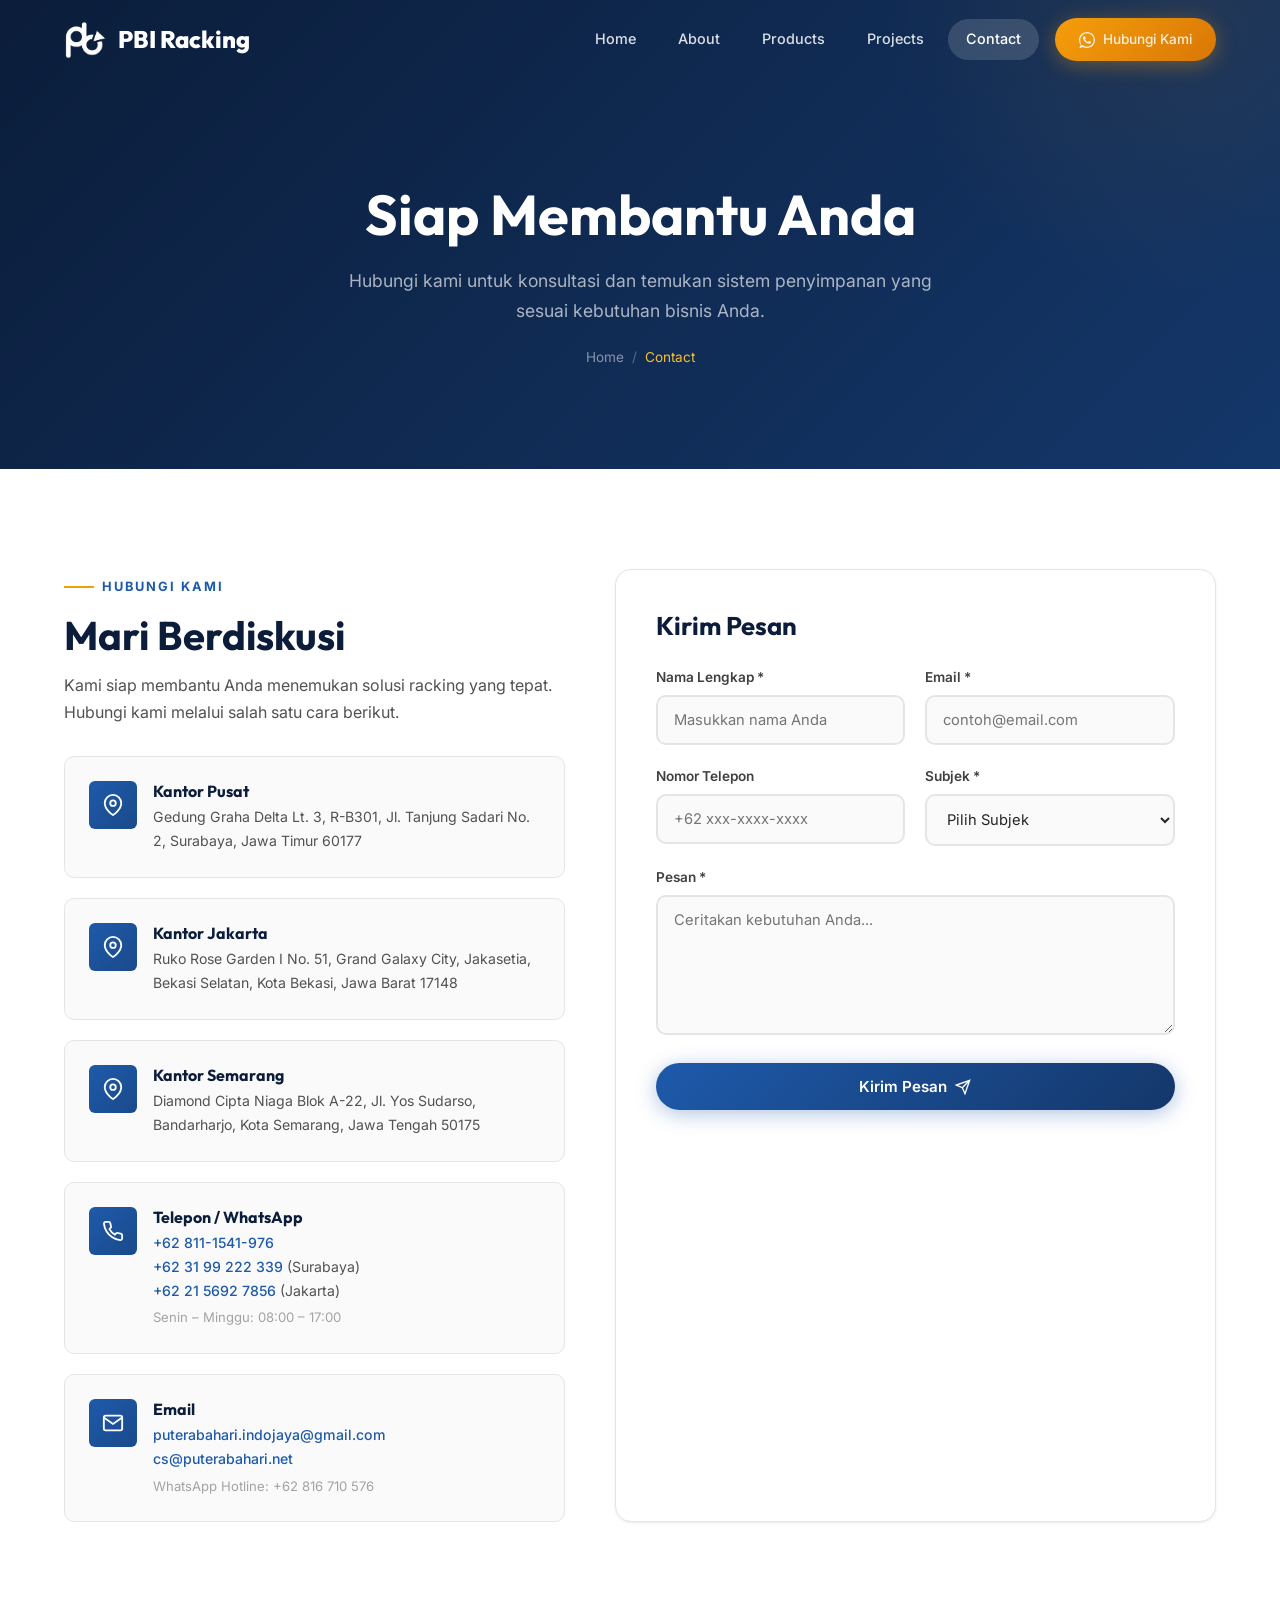
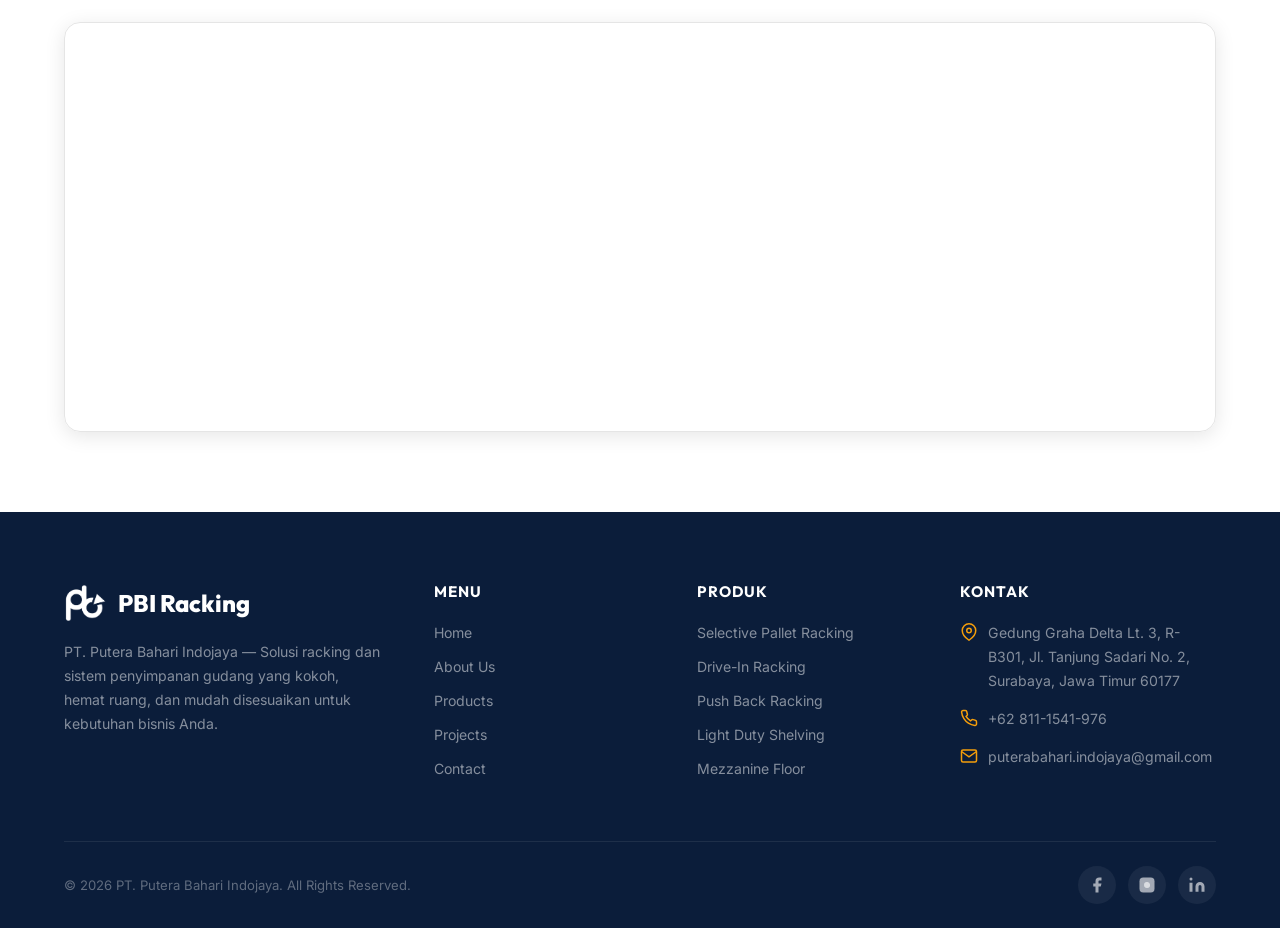
<file: contact.html>
<!DOCTYPE html>
<html lang="id">
<head>
  <meta charset="UTF-8">
  <meta name="viewport" content="width=device-width, initial-scale=1.0">
  <title>Kontak Kami — PBI Racking | Hubungi PT. Putera Bahari Indojaya</title>
  <meta name="description" content="Hubungi PBI Racking untuk konsultasi sistem racking dan penyimpanan gudang. Alamat: Sidoarjo. Telepon: +62 811-1541-976. Email: puterabahari.indojaya@gmail.com">
  <link rel="preconnect" href="https://fonts.googleapis.com">
  <link rel="preconnect" href="https://fonts.gstatic.com" crossorigin>
  <link href="https://fonts.googleapis.com/css2?family=Inter:wght@400;500;600;700&family=Outfit:wght@600;700;800&display=swap" rel="stylesheet">
  <link rel="stylesheet" href="css/style.css">
</head>
<body>

  <!-- Preloader -->
  <div class="preloader" id="preloader">
    <div class="preloader-spinner"></div>
  </div>

  <!-- Navigation -->
  <nav class="navbar scrolled" id="navbar">
    <div class="container">
      <a href="index.html" class="nav-logo">
        <img src="images/Logo PBI.png" alt="PBI Logo" class="logo-img">
        PBI Racking
      </a>
      <div class="nav-links" id="navLinks">
        <a href="index.html">Home</a>
        <a href="about.html">About</a>
        <a href="products.html">Products</a>
        <a href="projects.html">Projects</a>
        <a href="contact.html" class="active">Contact</a>
        <div class="nav-cta">
          <a href="https://wa.me/628111541976?text=Halo%20saya%20ingin%20bertanya%20tentang%20solusi%20racking" target="_blank" class="btn btn-accent">
            <svg width="16" height="16" viewBox="0 0 24 24" fill="currentColor"><path d="M17.472 14.382c-.297-.149-1.758-.867-2.03-.967-.273-.099-.471-.148-.67.15-.197.297-.767.966-.94 1.164-.173.199-.347.223-.644.075-.297-.15-1.255-.463-2.39-1.475-.883-.788-1.48-1.761-1.653-2.059-.173-.297-.018-.458.13-.606.134-.133.298-.347.446-.52.149-.174.198-.298.298-.497.099-.198.05-.371-.025-.52-.075-.149-.669-1.612-.916-2.207-.242-.579-.487-.5-.669-.51-.173-.008-.371-.01-.57-.01-.198 0-.52.074-.792.372-.272.297-1.04 1.016-1.04 2.479 0 1.462 1.065 2.875 1.213 3.074.149.198 2.096 3.2 5.077 4.487.709.306 1.262.489 1.694.625.712.227 1.36.195 1.871.118.571-.085 1.758-.719 2.006-1.413.248-.694.248-1.289.173-1.413-.074-.124-.272-.198-.57-.347z"/><path d="M12 0C5.373 0 0 5.373 0 12c0 2.625.846 5.059 2.284 7.034L.789 23.492a.5.5 0 00.612.616l4.575-1.462A11.945 11.945 0 0012 24c6.627 0 12-5.373 12-12S18.627 0 12 0zm0 22c-2.387 0-4.596-.776-6.39-2.09l-.446-.34-2.906.928.962-2.845-.372-.462A9.955 9.955 0 012 12C2 6.486 6.486 2 12 2s10 4.486 10 10-4.486 10-10 10z"/></svg>
            Hubungi Kami
          </a>
        </div>
      </div>
      <button class="mobile-toggle" id="mobileToggle" aria-label="Toggle Menu">
        <span></span>
        <span></span>
        <span></span>
      </button>
    </div>
  </nav>

  <!-- Page Hero -->
  <section class="page-hero">
    <div class="container">
      <div class="page-hero-content">
        <h1>Siap Membantu Anda</h1>
        <p>Hubungi kami untuk konsultasi dan temukan sistem penyimpanan yang sesuai kebutuhan bisnis Anda.</p>
        <div class="breadcrumb">
          <a href="index.html">Home</a>
          <span>/</span>
          <span class="current">Contact</span>
        </div>
      </div>
    </div>
  </section>

  <!-- Contact Section -->
  <section class="contact-section">
    <div class="container">
      <div class="contact-grid">
        <!-- Contact Info -->
        <div class="fade-in-left">
          <div class="section-label">Hubungi Kami</div>
          <h2 style="margin-bottom: 12px;">Mari Berdiskusi</h2>
          <p style="margin-bottom: 30px;">Kami siap membantu Anda menemukan solusi racking yang tepat. Hubungi kami melalui salah satu cara berikut.</p>

          <div class="contact-info-cards">


            <!-- Alamat Surabaya -->
            <div class="contact-info-card">
              <div class="contact-info-icon">
                <svg viewBox="0 0 24 24"><path d="M21 10c0 7-9 13-9 13s-9-6-9-13a9 9 0 0 1 18 0z"></path><circle cx="12" cy="10" r="3"></circle></svg>
              </div>
              <div>
                <h4>Kantor Pusat</h4>
                <p>Gedung Graha Delta Lt. 3, R-B301, Jl. Tanjung Sadari No. 2, Surabaya, Jawa Timur 60177</p>
              </div>
            </div>

            <!-- Kantor Jakarta -->
            <div class="contact-info-card">
              <div class="contact-info-icon">
                <svg viewBox="0 0 24 24"><path d="M21 10c0 7-9 13-9 13s-9-6-9-13a9 9 0 0 1 18 0z"></path><circle cx="12" cy="10" r="3"></circle></svg>
              </div>
              <div>
                <h4>Kantor Jakarta</h4>
                <p>Ruko Rose Garden I No. 51, Grand Galaxy City, Jakasetia, Bekasi Selatan, Kota Bekasi, Jawa Barat 17148</p>
              </div>
            </div>

            <!-- Kantor Semarang -->
            <div class="contact-info-card">
              <div class="contact-info-icon">
                <svg viewBox="0 0 24 24"><path d="M21 10c0 7-9 13-9 13s-9-6-9-13a9 9 0 0 1 18 0z"></path><circle cx="12" cy="10" r="3"></circle></svg>
              </div>
              <div>
                <h4>Kantor Semarang</h4>
                <p>Diamond Cipta Niaga Blok A-22, Jl. Yos Sudarso, Bandarharjo, Kota Semarang, Jawa Tengah 50175</p>
              </div>
            </div>

            <!-- Phone -->
            <div class="contact-info-card">
              <div class="contact-info-icon">
                <svg viewBox="0 0 24 24"><path d="M22 16.92v3a2 2 0 0 1-2.18 2 19.79 19.79 0 0 1-8.63-3.07 19.5 19.5 0 0 1-6-6 19.79 19.79 0 0 1-3.07-8.67A2 2 0 0 1 4.11 2h3a2 2 0 0 1 2 1.72 12.84 12.84 0 0 0 .7 2.81 2 2 0 0 1-.45 2.11L8.09 9.91a16 16 0 0 0 6 6l1.27-1.27a2 2 0 0 1 2.11-.45 12.84 12.84 0 0 0 2.81.7A2 2 0 0 1 22 16.92z"></path></svg>
              </div>
              <div>
                <h4>Telepon / WhatsApp</h4>
                <p><a href="tel:+628111541976">+62 811-1541-976</a></p>
                <p><a href="tel:+623199222339">+62 31 99 222 339</a> (Surabaya)</p>
                <p><a href="tel:+622156927856">+62 21 5692 7856</a> (Jakarta)</p>
                <p style="font-size:0.82rem;color:var(--neutral-400);margin-top:4px;">Senin – Minggu: 08:00 – 17:00</p>
              </div>
            </div>

            <!-- Email -->
            <div class="contact-info-card">
              <div class="contact-info-icon">
                <svg viewBox="0 0 24 24"><path d="M4 4h16c1.1 0 2 .9 2 2v12c0 1.1-.9 2-2 2H4c-1.1 0-2-.9-2-2V6c0-1.1.9-2 2-2z"></path><polyline points="22,6 12,13 2,6"></polyline></svg>
              </div>
              <div>
                <h4>Email</h4>
                <p><a href="mailto:puterabahari.indojaya@gmail.com">puterabahari.indojaya@gmail.com</a></p>
                <p><a href="mailto:cs@puterabahari.net">cs@puterabahari.net</a></p>
                <p style="font-size:0.82rem;color:var(--neutral-400);margin-top:4px;">WhatsApp Hotline: +62 816 710 576</p>
              </div>
            </div>
          </div>
        </div>

        <!-- Contact Form -->
        <div class="contact-form-wrapper fade-in-right">
          <h3>Kirim Pesan</h3>
          <form id="contactForm">
            <div class="form-row">
              <div class="form-group">
                <label for="formName">Nama Lengkap *</label>
                <input type="text" id="formName" name="name" placeholder="Masukkan nama Anda" required>
              </div>
              <div class="form-group">
                <label for="formEmail">Email *</label>
                <input type="email" id="formEmail" name="email" placeholder="contoh@email.com" required>
              </div>
            </div>
            <div class="form-row">
              <div class="form-group">
                <label for="formPhone">Nomor Telepon</label>
                <input type="tel" id="formPhone" name="phone" placeholder="+62 xxx-xxxx-xxxx">
              </div>
              <div class="form-group">
                <label for="formSubject">Subjek *</label>
                <select id="formSubject" name="subject" required>
                  <option value="" disabled selected>Pilih Subjek</option>
                  <option value="Konsultasi Produk Racking">Konsultasi Produk Racking</option>
                  <option value="Permintaan Penawaran">Permintaan Penawaran</option>
                  <option value="Jadwal Survei Lokasi">Jadwal Survei Lokasi</option>
                  <option value="Layanan Instalasi">Layanan Instalasi</option>
                  <option value="Air/Sea Freight">Air/Sea Freight</option>
                  <option value="Customs Clearance">Customs Clearance</option>
                  <option value="Lainnya">Lainnya</option>
                </select>
              </div>
            </div>
            <div class="form-group">
              <label for="formMessage">Pesan *</label>
              <textarea id="formMessage" name="message" placeholder="Ceritakan kebutuhan Anda..." required></textarea>
            </div>
            <button type="submit" class="btn btn-primary" style="width:100%;justify-content:center;">
              Kirim Pesan
              <svg width="16" height="16" viewBox="0 0 24 24" fill="none" stroke="currentColor" stroke-width="2"><line x1="22" y1="2" x2="11" y2="13"></line><polygon points="22 2 15 22 11 13 2 9 22 2"></polygon></svg>
            </button>
          </form>
        </div>
      </div>
    </div>
  </section>

  <!-- Google Maps -->
  <section class="map-section">
    <div class="container">
      <div class="map-wrapper fade-in">
        <iframe
          src="https://www.google.com/maps/embed?pb=!1m18!1m12!1m3!1d3957.4!2d112.7!3d-7.35!2m3!1f0!2f0!3f0!3m2!1i1024!2i768!4f13.1!3m3!1m2!1s0x0%3A0x0!2zN8KwMjEnMDAuMCJTIDExMsKwNDInMDAuMCJF!5e0!3m2!1sen!2sid!4v1700000000000!5m2!1sen!2sid"
          allowfullscreen=""
          loading="lazy"
          referrerpolicy="no-referrer-when-downgrade"
          title="Lokasi PBI Racking">
        </iframe>
      </div>
    </div>
  </section>

  <!-- Footer -->
  <footer class="footer">
    <div class="container">
      <div class="footer-grid">
        <div class="footer-brand">
          <a href="index.html" class="nav-logo">
            <img src="images/Logo PBI.png" alt="PBI Logo" class="logo-img">
            PBI Racking
          </a>
          <p>PT. Putera Bahari Indojaya — Solusi racking dan sistem penyimpanan gudang yang kokoh, hemat ruang, dan mudah disesuaikan untuk kebutuhan bisnis Anda.</p>
        </div>
        <div>
          <h4>Menu</h4>
          <ul class="footer-links">
            <li><a href="index.html">Home</a></li>
            <li><a href="about.html">About Us</a></li>
            <li><a href="products.html">Products</a></li>
            <li><a href="projects.html">Projects</a></li>
            <li><a href="contact.html">Contact</a></li>
          </ul>
        </div>
        <div>
          <h4>Produk</h4>
          <ul class="footer-links">
            <li><a href="products.html">Selective Pallet Racking</a></li>
            <li><a href="products.html">Drive-In Racking</a></li>
            <li><a href="products.html">Push Back Racking</a></li>
            <li><a href="products.html">Light Duty Shelving</a></li>
            <li><a href="products.html">Mezzanine Floor</a></li>
          </ul>
        </div>
        <div>
          <h4>Kontak</h4>
          <ul class="footer-contact">
            <li>
              <svg viewBox="0 0 24 24"><path d="M21 10c0 7-9 13-9 13s-9-6-9-13a9 9 0 0 1 18 0z"></path><circle cx="12" cy="10" r="3"></circle></svg>
              Gedung Graha Delta Lt. 3, R-B301, Jl. Tanjung Sadari No. 2, Surabaya, Jawa Timur 60177
            </li>
            <li>
              <svg viewBox="0 0 24 24"><path d="M22 16.92v3a2 2 0 0 1-2.18 2 19.79 19.79 0 0 1-8.63-3.07 19.5 19.5 0 0 1-6-6 19.79 19.79 0 0 1-3.07-8.67A2 2 0 0 1 4.11 2h3a2 2 0 0 1 2 1.72 12.84 12.84 0 0 0 .7 2.81 2 2 0 0 1-.45 2.11L8.09 9.91a16 16 0 0 0 6 6l1.27-1.27a2 2 0 0 1 2.11-.45 12.84 12.84 0 0 0 2.81.7A2 2 0 0 1 22 16.92z"></path></svg>
              +62 811-1541-976
            </li>
            <li>
              <svg viewBox="0 0 24 24"><path d="M4 4h16c1.1 0 2 .9 2 2v12c0 1.1-.9 2-2 2H4c-1.1 0-2-.9-2-2V6c0-1.1.9-2 2-2z"></path><polyline points="22,6 12,13 2,6"></polyline></svg>
              puterabahari.indojaya@gmail.com
            </li>
          </ul>
        </div>
      </div>
      <div class="footer-bottom">
        <p>&copy; 2026 PT. Putera Bahari Indojaya. All Rights Reserved.</p>
        <div class="footer-social">
          <a href="#" aria-label="Facebook"><svg viewBox="0 0 24 24"><path d="M18 2h-3a5 5 0 0 0-5 5v3H7v4h3v8h4v-8h3l1-4h-4V7a1 1 0 0 1 1-1h3z"></path></svg></a>
          <a href="#" aria-label="Instagram"><svg viewBox="0 0 24 24"><rect x="2" y="2" width="20" height="20" rx="5" ry="5"></rect><path d="M16 11.37A4 4 0 1 1 12.63 8 4 4 0 0 1 16 11.37z"></path><line x1="17.5" y1="6.5" x2="17.51" y2="6.5"></line></svg></a>
          <a href="#" aria-label="LinkedIn"><svg viewBox="0 0 24 24"><path d="M16 8a6 6 0 0 1 6 6v7h-4v-7a2 2 0 0 0-2-2 2 2 0 0 0-2 2v7h-4v-7a6 6 0 0 1 6-6z"></path><rect x="2" y="9" width="4" height="12"></rect><circle cx="4" cy="4" r="2"></circle></svg></a>
        </div>
      </div>
    </div>
  </footer>

  <a href="https://wa.me/628111541976?text=Halo%20saya%20ingin%20bertanya%20tentang%20solusi%20racking" target="_blank" class="wa-float" aria-label="Chat WhatsApp">
    <svg viewBox="0 0 24 24"><path d="M17.472 14.382c-.297-.149-1.758-.867-2.03-.967-.273-.099-.471-.148-.67.15-.197.297-.767.966-.94 1.164-.173.199-.347.223-.644.075-.297-.15-1.255-.463-2.39-1.475-.883-.788-1.48-1.761-1.653-2.059-.173-.297-.018-.458.13-.606.134-.133.298-.347.446-.52.149-.174.198-.298.298-.497.099-.198.05-.371-.025-.52-.075-.149-.669-1.612-.916-2.207-.242-.579-.487-.5-.669-.51-.173-.008-.371-.01-.57-.01-.198 0-.52.074-.792.372-.272.297-1.04 1.016-1.04 2.479 0 1.462 1.065 2.875 1.213 3.074.149.198 2.096 3.2 5.077 4.487.709.306 1.262.489 1.694.625.712.227 1.36.195 1.871.118.571-.085 1.758-.719 2.006-1.413.248-.694.248-1.289.173-1.413-.074-.124-.272-.198-.57-.347z"/><path d="M12 0C5.373 0 0 5.373 0 12c0 2.625.846 5.059 2.284 7.034L.789 23.492a.5.5 0 00.612.616l4.575-1.462A11.945 11.945 0 0012 24c6.627 0 12-5.373 12-12S18.627 0 12 0zm0 22c-2.387 0-4.596-.776-6.39-2.09l-.446-.34-2.906.928.962-2.845-.372-.462A9.955 9.955 0 012 12C2 6.486 6.486 2 12 2s10 4.486 10 10-4.486 10-10 10z"/></svg>
  </a>

  <button class="scroll-top" id="scrollTop" aria-label="Scroll to top">
    <svg viewBox="0 0 24 24"><polyline points="18 15 12 9 6 15"></polyline></svg>
  </button>

  <script src="js/main.js"></script>
</body>
</html>
</file>
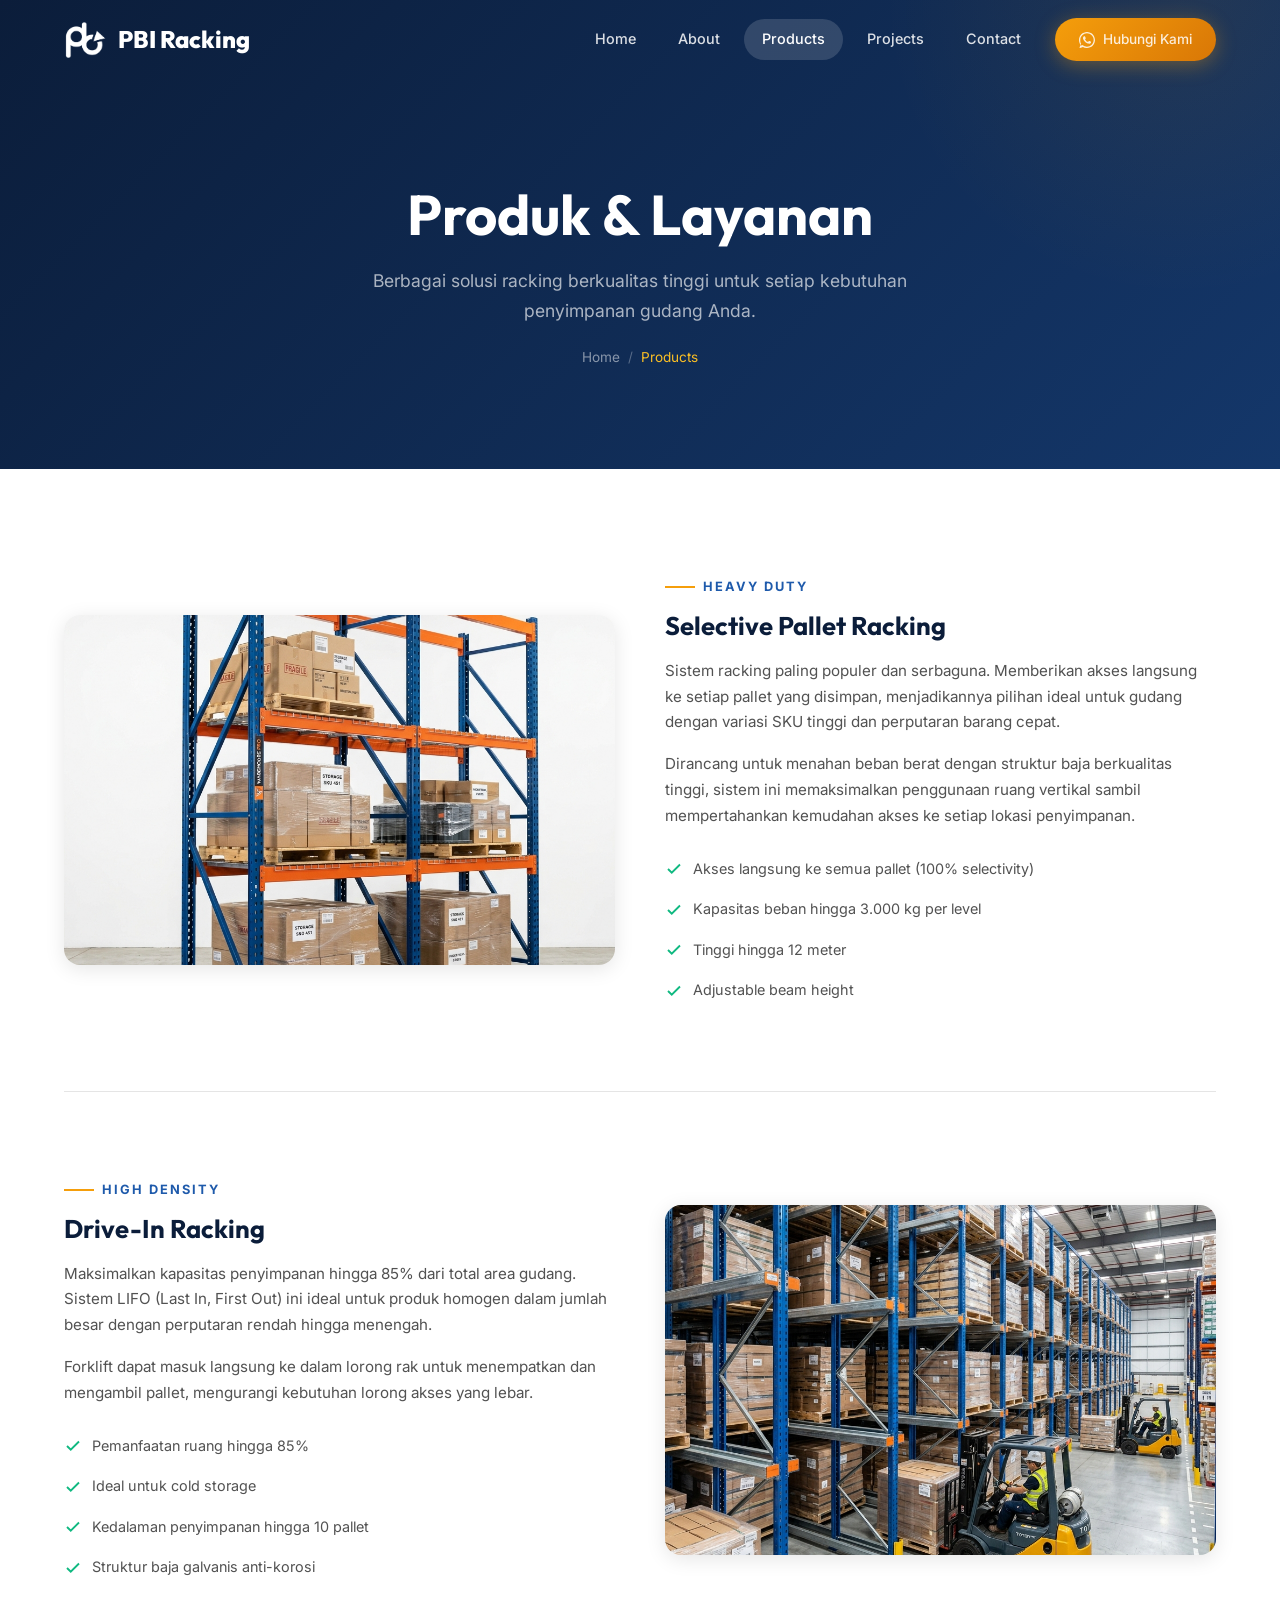
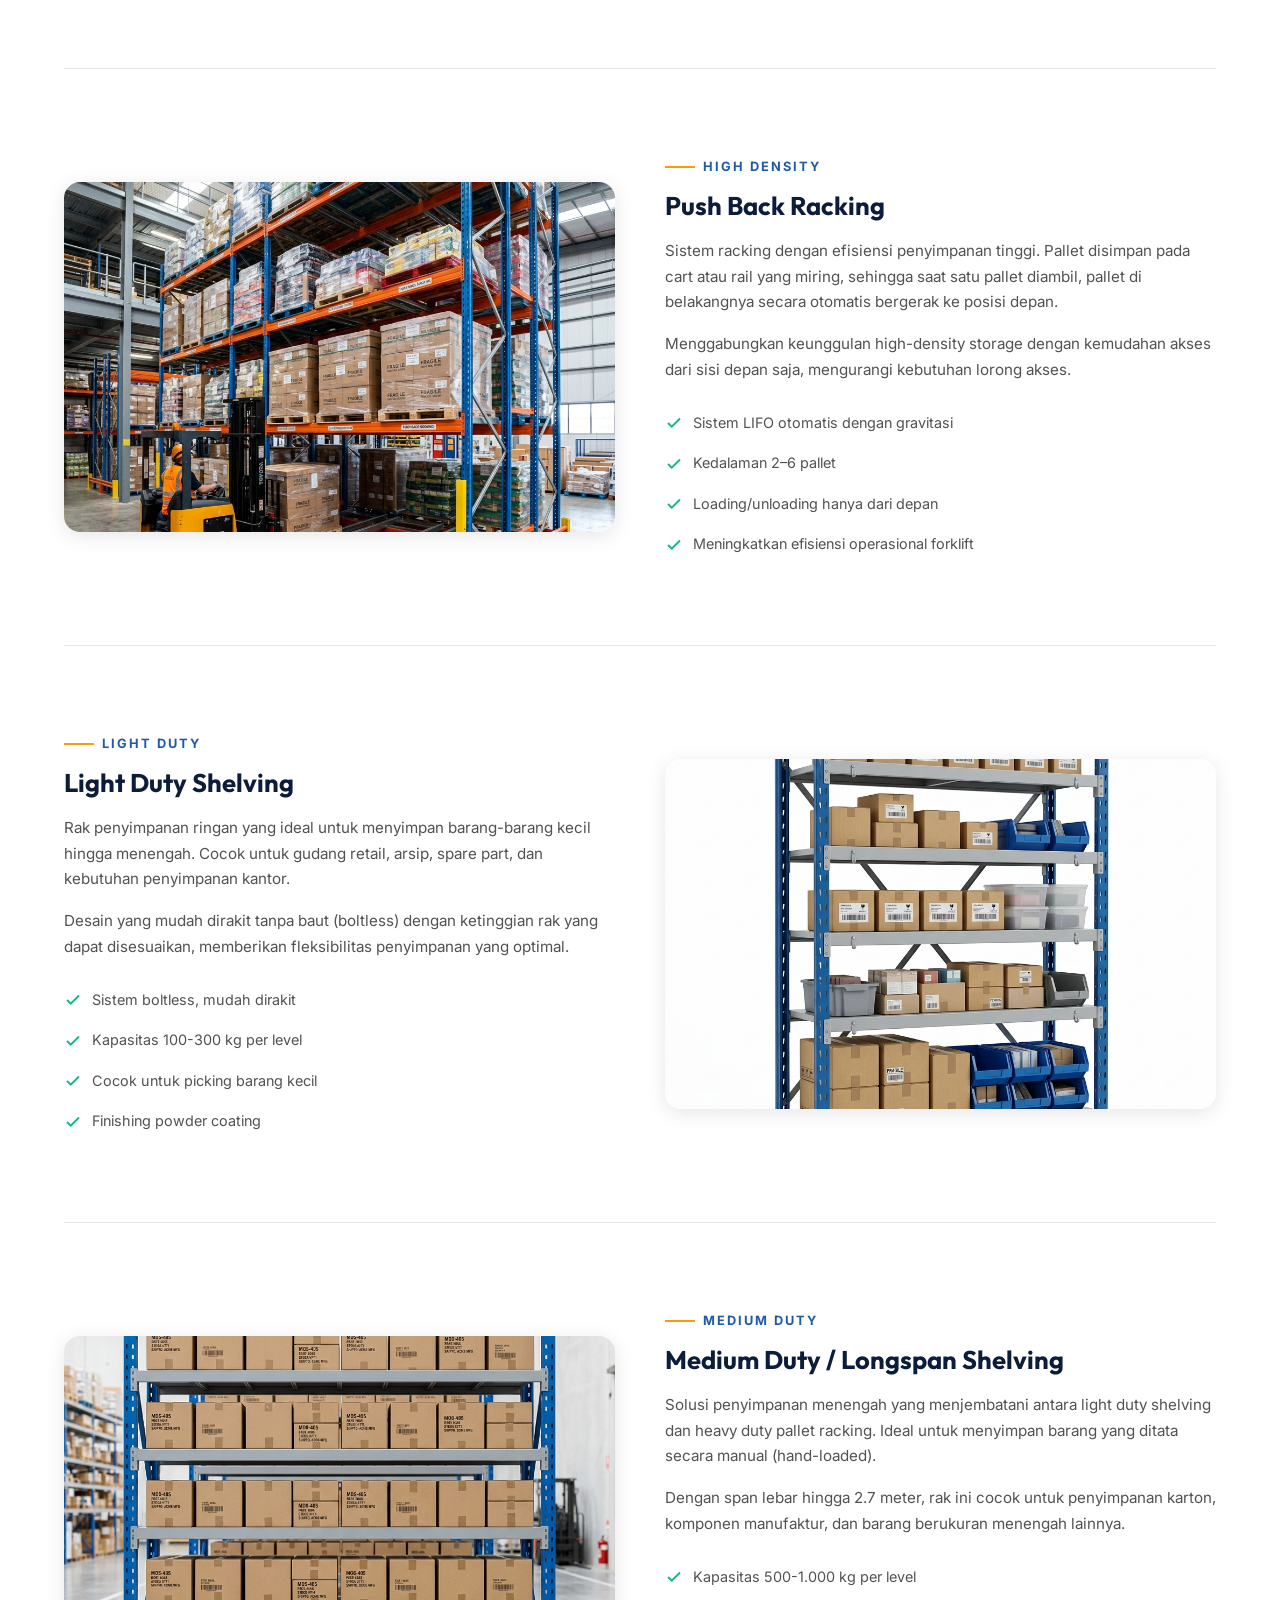
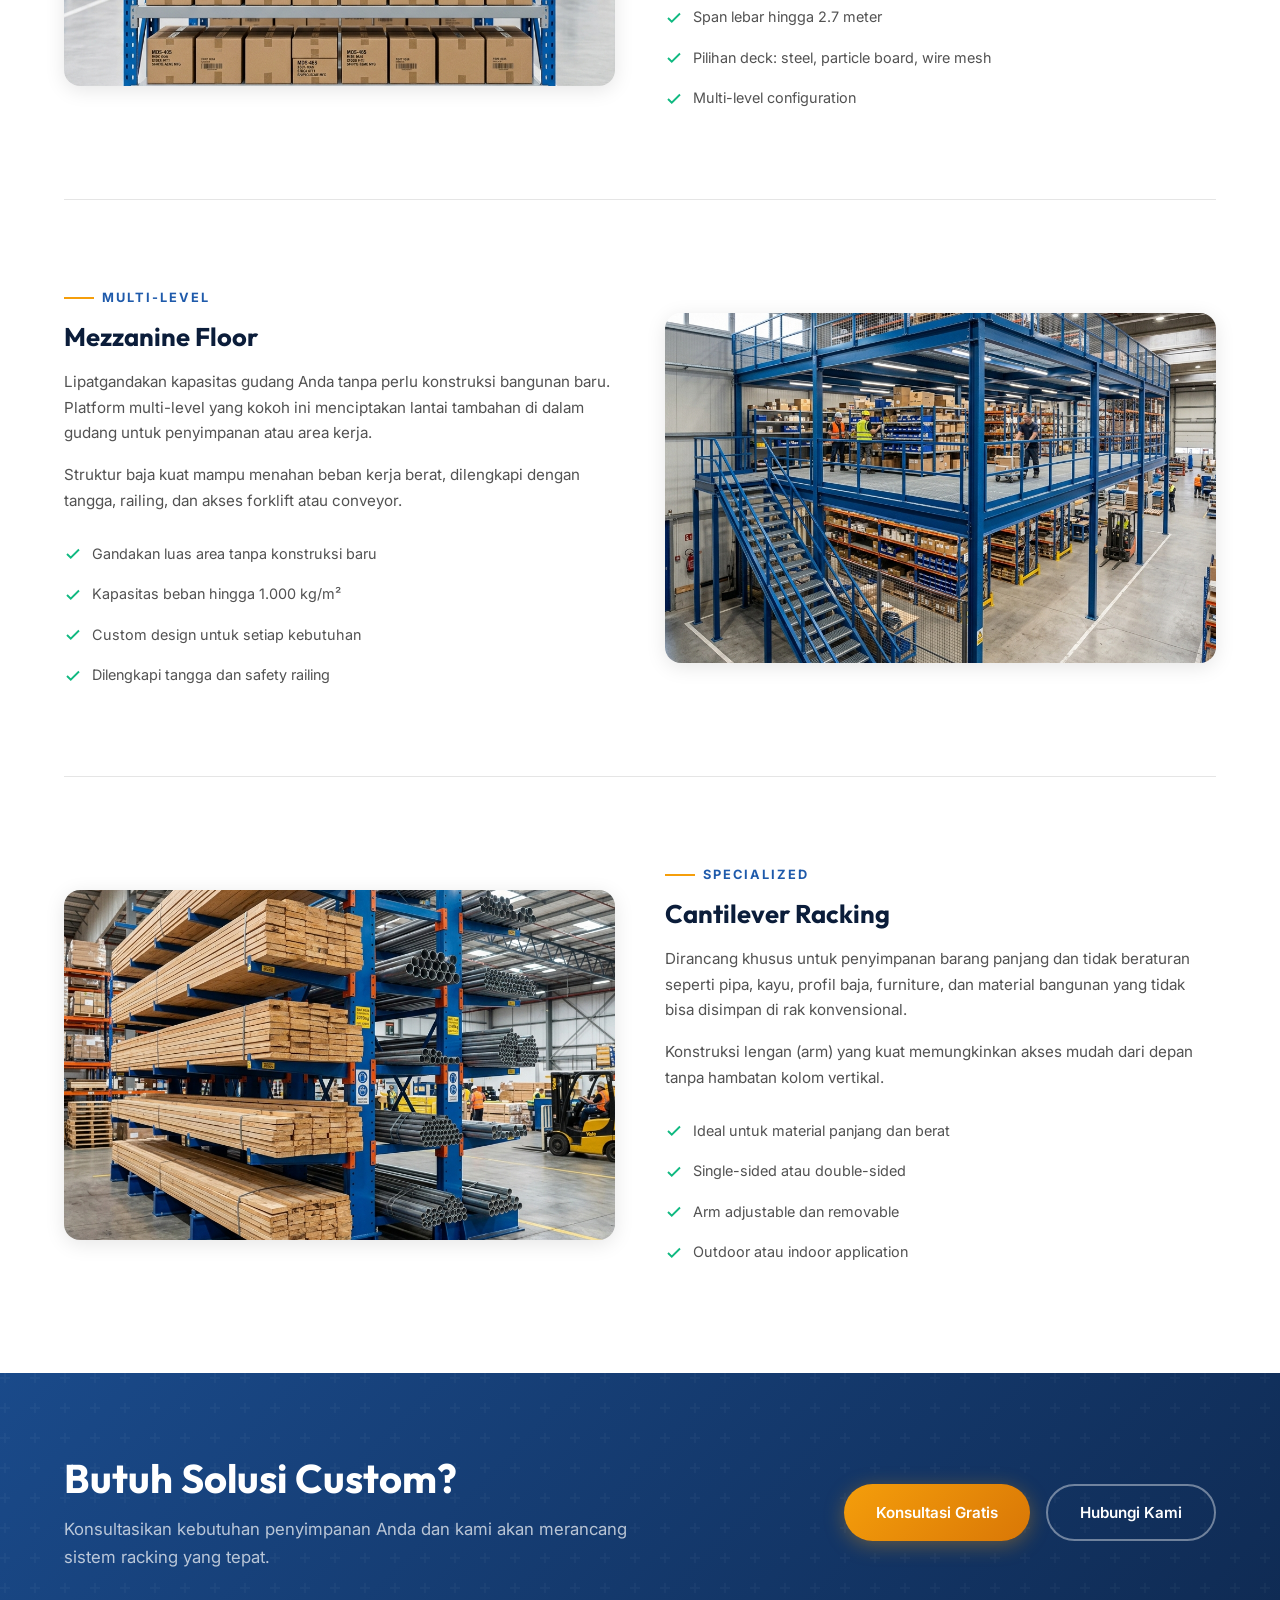
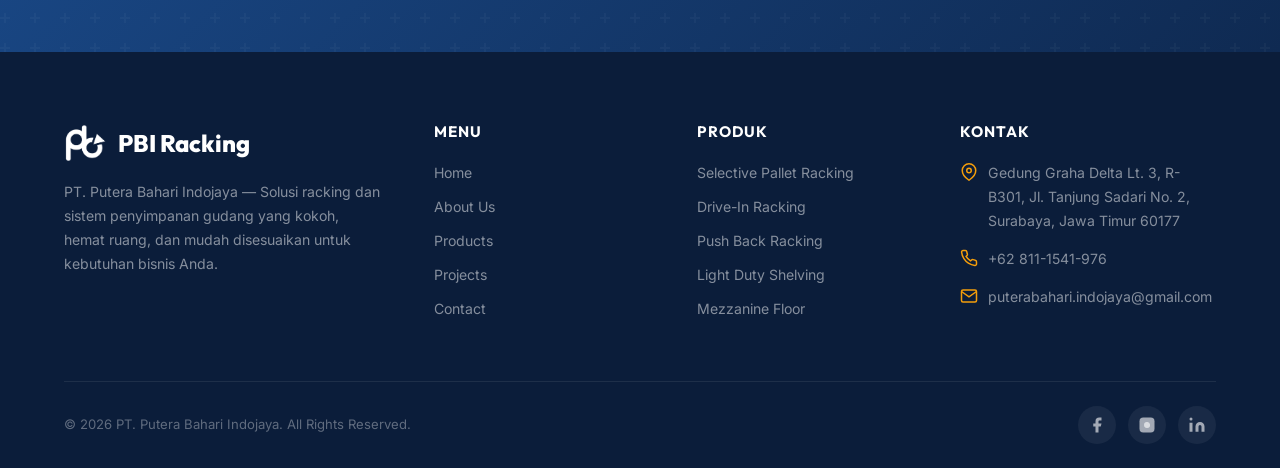
<file: products.html>
<!DOCTYPE html>
<html lang="id">
<head>
  <meta charset="UTF-8">
  <meta name="viewport" content="width=device-width, initial-scale=1.0">
  <title>Produk & Layanan — PBI Racking | Sistem Rak Gudang Berkualitas</title>
  <meta name="description" content="Explore produk rak gudang PBI Racking: Selective Pallet Racking, Drive-In, Push Back, Light Duty, Medium Duty, Mezzanine Floor, dan Cantilever Racking.">
  <link rel="preconnect" href="https://fonts.googleapis.com">
  <link rel="preconnect" href="https://fonts.gstatic.com" crossorigin>
  <link href="https://fonts.googleapis.com/css2?family=Inter:wght@400;500;600;700&family=Outfit:wght@600;700;800&display=swap" rel="stylesheet">
  <link rel="stylesheet" href="css/style.css">
</head>
<body>

  <!-- Preloader -->
  <div class="preloader" id="preloader">
    <div class="preloader-spinner"></div>
  </div>

  <!-- Navigation -->
  <nav class="navbar scrolled" id="navbar">
    <div class="container">
      <a href="index.html" class="nav-logo">
        <img src="images/Logo PBI.png" alt="PBI Logo" class="logo-img">
        PBI Racking
      </a>
      <div class="nav-links" id="navLinks">
        <a href="index.html">Home</a>
        <a href="about.html">About</a>
        <a href="products.html" class="active">Products</a>
        <a href="projects.html">Projects</a>
        <a href="contact.html">Contact</a>
        <div class="nav-cta">
          <a href="https://wa.me/628111541976?text=Halo%20saya%20ingin%20bertanya%20tentang%20solusi%20racking" target="_blank" class="btn btn-accent">
            <svg width="16" height="16" viewBox="0 0 24 24" fill="currentColor"><path d="M17.472 14.382c-.297-.149-1.758-.867-2.03-.967-.273-.099-.471-.148-.67.15-.197.297-.767.966-.94 1.164-.173.199-.347.223-.644.075-.297-.15-1.255-.463-2.39-1.475-.883-.788-1.48-1.761-1.653-2.059-.173-.297-.018-.458.13-.606.134-.133.298-.347.446-.52.149-.174.198-.298.298-.497.099-.198.05-.371-.025-.52-.075-.149-.669-1.612-.916-2.207-.242-.579-.487-.5-.669-.51-.173-.008-.371-.01-.57-.01-.198 0-.52.074-.792.372-.272.297-1.04 1.016-1.04 2.479 0 1.462 1.065 2.875 1.213 3.074.149.198 2.096 3.2 5.077 4.487.709.306 1.262.489 1.694.625.712.227 1.36.195 1.871.118.571-.085 1.758-.719 2.006-1.413.248-.694.248-1.289.173-1.413-.074-.124-.272-.198-.57-.347z"/><path d="M12 0C5.373 0 0 5.373 0 12c0 2.625.846 5.059 2.284 7.034L.789 23.492a.5.5 0 00.612.616l4.575-1.462A11.945 11.945 0 0012 24c6.627 0 12-5.373 12-12S18.627 0 12 0zm0 22c-2.387 0-4.596-.776-6.39-2.09l-.446-.34-2.906.928.962-2.845-.372-.462A9.955 9.955 0 012 12C2 6.486 6.486 2 12 2s10 4.486 10 10-4.486 10-10 10z"/></svg>
            Hubungi Kami
          </a>
        </div>
      </div>
      <button class="mobile-toggle" id="mobileToggle" aria-label="Toggle Menu">
        <span></span>
        <span></span>
        <span></span>
      </button>
    </div>
  </nav>

  <!-- Page Hero -->
  <section class="page-hero">
    <div class="container">
      <div class="page-hero-content">
        <h1>Produk & Layanan</h1>
        <p>Berbagai solusi racking berkualitas tinggi untuk setiap kebutuhan penyimpanan gudang Anda.</p>
        <div class="breadcrumb">
          <a href="index.html">Home</a>
          <span>/</span>
          <span class="current">Products</span>
        </div>
      </div>
    </div>
  </section>

  <!-- Products List -->
  <section class="products-list">
    <div class="container">

      <!-- Product 1: Selective Pallet Racking -->
      <div class="product-detail-card fade-in" id="selective-racking">
        <div class="product-detail-img">
          <img src="images/product-selective-racking.png" alt="Selective Pallet Racking">
        </div>
        <div class="product-detail-info">
          <div class="section-label">Heavy Duty</div>
          <h3>Selective Pallet Racking</h3>
          <p>Sistem racking paling populer dan serbaguna. Memberikan akses langsung ke setiap pallet yang disimpan, menjadikannya pilihan ideal untuk gudang dengan variasi SKU tinggi dan perputaran barang cepat.</p>
          <p>Dirancang untuk menahan beban berat dengan struktur baja berkualitas tinggi, sistem ini memaksimalkan penggunaan ruang vertikal sambil mempertahankan kemudahan akses ke setiap lokasi penyimpanan.</p>
          <ul class="product-features">
            <li><svg viewBox="0 0 24 24"><polyline points="20 6 9 17 4 12"></polyline></svg> Akses langsung ke semua pallet (100% selectivity)</li>
            <li><svg viewBox="0 0 24 24"><polyline points="20 6 9 17 4 12"></polyline></svg> Kapasitas beban hingga 3.000 kg per level</li>
            <li><svg viewBox="0 0 24 24"><polyline points="20 6 9 17 4 12"></polyline></svg> Tinggi hingga 12 meter</li>
            <li><svg viewBox="0 0 24 24"><polyline points="20 6 9 17 4 12"></polyline></svg> Adjustable beam height</li>
          </ul>
        </div>
      </div>

      <!-- Product 2: Drive-In Racking -->
      <div class="product-detail-card fade-in" id="drivein-racking">
        <div class="product-detail-img">
          <img src="images/product-drivein-racking.png" alt="Drive-In Racking">
        </div>
        <div class="product-detail-info">
          <div class="section-label">High Density</div>
          <h3>Drive-In Racking</h3>
          <p>Maksimalkan kapasitas penyimpanan hingga 85% dari total area gudang. Sistem LIFO (Last In, First Out) ini ideal untuk produk homogen dalam jumlah besar dengan perputaran rendah hingga menengah.</p>
          <p>Forklift dapat masuk langsung ke dalam lorong rak untuk menempatkan dan mengambil pallet, mengurangi kebutuhan lorong akses yang lebar.</p>
          <ul class="product-features">
            <li><svg viewBox="0 0 24 24"><polyline points="20 6 9 17 4 12"></polyline></svg> Pemanfaatan ruang hingga 85%</li>
            <li><svg viewBox="0 0 24 24"><polyline points="20 6 9 17 4 12"></polyline></svg> Ideal untuk cold storage</li>
            <li><svg viewBox="0 0 24 24"><polyline points="20 6 9 17 4 12"></polyline></svg> Kedalaman penyimpanan hingga 10 pallet</li>
            <li><svg viewBox="0 0 24 24"><polyline points="20 6 9 17 4 12"></polyline></svg> Struktur baja galvanis anti-korosi</li>
          </ul>
        </div>
      </div>

      <!-- Product 3: Push Back Racking -->
      <div class="product-detail-card fade-in" id="pushback-racking">
        <div class="product-detail-img">
          <img src="images/product-pushback.png" alt="Push Back Racking">
        </div>
        <div class="product-detail-info">
          <div class="section-label">High Density</div>
          <h3>Push Back Racking</h3>
          <p>Sistem racking dengan efisiensi penyimpanan tinggi. Pallet disimpan pada cart atau rail yang miring, sehingga saat satu pallet diambil, pallet di belakangnya secara otomatis bergerak ke posisi depan.</p>
          <p>Menggabungkan keunggulan high-density storage dengan kemudahan akses dari sisi depan saja, mengurangi kebutuhan lorong akses.</p>
          <ul class="product-features">
            <li><svg viewBox="0 0 24 24"><polyline points="20 6 9 17 4 12"></polyline></svg> Sistem LIFO otomatis dengan gravitasi</li>
            <li><svg viewBox="0 0 24 24"><polyline points="20 6 9 17 4 12"></polyline></svg> Kedalaman 2–6 pallet</li>
            <li><svg viewBox="0 0 24 24"><polyline points="20 6 9 17 4 12"></polyline></svg> Loading/unloading hanya dari depan</li>
            <li><svg viewBox="0 0 24 24"><polyline points="20 6 9 17 4 12"></polyline></svg> Meningkatkan efisiensi operasional forklift</li>
          </ul>
        </div>
      </div>

      <!-- Product 4: Light Duty Shelving -->
      <div class="product-detail-card fade-in" id="light-duty">
        <div class="product-detail-img">
          <img src="images/product-light-duty.png" alt="Light Duty Shelving">
        </div>
        <div class="product-detail-info">
          <div class="section-label">Light Duty</div>
          <h3>Light Duty Shelving</h3>
          <p>Rak penyimpanan ringan yang ideal untuk menyimpan barang-barang kecil hingga menengah. Cocok untuk gudang retail, arsip, spare part, dan kebutuhan penyimpanan kantor.</p>
          <p>Desain yang mudah dirakit tanpa baut (boltless) dengan ketinggian rak yang dapat disesuaikan, memberikan fleksibilitas penyimpanan yang optimal.</p>
          <ul class="product-features">
            <li><svg viewBox="0 0 24 24"><polyline points="20 6 9 17 4 12"></polyline></svg> Sistem boltless, mudah dirakit</li>
            <li><svg viewBox="0 0 24 24"><polyline points="20 6 9 17 4 12"></polyline></svg> Kapasitas 100-300 kg per level</li>
            <li><svg viewBox="0 0 24 24"><polyline points="20 6 9 17 4 12"></polyline></svg> Cocok untuk picking barang kecil</li>
            <li><svg viewBox="0 0 24 24"><polyline points="20 6 9 17 4 12"></polyline></svg> Finishing powder coating</li>
          </ul>
        </div>
      </div>

      <!-- Product 5: Medium Duty Racking -->
      <div class="product-detail-card fade-in" id="medium-duty">
        <div class="product-detail-img">
          <img src="images/product-medium-duty.png" alt="Medium Duty Racking - Longspan">
        </div>
        <div class="product-detail-info">
          <div class="section-label">Medium Duty</div>
          <h3>Medium Duty / Longspan Shelving</h3>
          <p>Solusi penyimpanan menengah yang menjembatani antara light duty shelving dan heavy duty pallet racking. Ideal untuk menyimpan barang yang ditata secara manual (hand-loaded).</p>
          <p>Dengan span lebar hingga 2.7 meter, rak ini cocok untuk penyimpanan karton, komponen manufaktur, dan barang berukuran menengah lainnya.</p>
          <ul class="product-features">
            <li><svg viewBox="0 0 24 24"><polyline points="20 6 9 17 4 12"></polyline></svg> Kapasitas 500-1.000 kg per level</li>
            <li><svg viewBox="0 0 24 24"><polyline points="20 6 9 17 4 12"></polyline></svg> Span lebar hingga 2.7 meter</li>
            <li><svg viewBox="0 0 24 24"><polyline points="20 6 9 17 4 12"></polyline></svg> Pilihan deck: steel, particle board, wire mesh</li>
            <li><svg viewBox="0 0 24 24"><polyline points="20 6 9 17 4 12"></polyline></svg> Multi-level configuration</li>
          </ul>
        </div>
      </div>

      <!-- Product 6: Mezzanine Floor -->
      <div class="product-detail-card fade-in" id="mezzanine">
        <div class="product-detail-img">
          <img src="images/product-mezzanine.png" alt="Mezzanine Floor">
        </div>
        <div class="product-detail-info">
          <div class="section-label">Multi-Level</div>
          <h3>Mezzanine Floor</h3>
          <p>Lipatgandakan kapasitas gudang Anda tanpa perlu konstruksi bangunan baru. Platform multi-level yang kokoh ini menciptakan lantai tambahan di dalam gudang untuk penyimpanan atau area kerja.</p>
          <p>Struktur baja kuat mampu menahan beban kerja berat, dilengkapi dengan tangga, railing, dan akses forklift atau conveyor.</p>
          <ul class="product-features">
            <li><svg viewBox="0 0 24 24"><polyline points="20 6 9 17 4 12"></polyline></svg> Gandakan luas area tanpa konstruksi baru</li>
            <li><svg viewBox="0 0 24 24"><polyline points="20 6 9 17 4 12"></polyline></svg> Kapasitas beban hingga 1.000 kg/m²</li>
            <li><svg viewBox="0 0 24 24"><polyline points="20 6 9 17 4 12"></polyline></svg> Custom design untuk setiap kebutuhan</li>
            <li><svg viewBox="0 0 24 24"><polyline points="20 6 9 17 4 12"></polyline></svg> Dilengkapi tangga dan safety railing</li>
          </ul>
        </div>
      </div>

      <!-- Product 7: Cantilever Racking -->
      <div class="product-detail-card fade-in" id="cantilever">
        <div class="product-detail-img">
          <img src="images/product-cantilever.png" alt="Cantilever Racking">
        </div>
        <div class="product-detail-info">
          <div class="section-label">Specialized</div>
          <h3>Cantilever Racking</h3>
          <p>Dirancang khusus untuk penyimpanan barang panjang dan tidak beraturan seperti pipa, kayu, profil baja, furniture, dan material bangunan yang tidak bisa disimpan di rak konvensional.</p>
          <p>Konstruksi lengan (arm) yang kuat memungkinkan akses mudah dari depan tanpa hambatan kolom vertikal.</p>
          <ul class="product-features">
            <li><svg viewBox="0 0 24 24"><polyline points="20 6 9 17 4 12"></polyline></svg> Ideal untuk material panjang dan berat</li>
            <li><svg viewBox="0 0 24 24"><polyline points="20 6 9 17 4 12"></polyline></svg> Single-sided atau double-sided</li>
            <li><svg viewBox="0 0 24 24"><polyline points="20 6 9 17 4 12"></polyline></svg> Arm adjustable dan removable</li>
            <li><svg viewBox="0 0 24 24"><polyline points="20 6 9 17 4 12"></polyline></svg> Outdoor atau indoor application</li>
          </ul>
        </div>
      </div>

    </div>
  </section>

  <!-- CTA -->
  <section class="cta">
    <div class="container">
      <div class="cta-content fade-in-left">
        <h2>Butuh Solusi Custom?</h2>
        <p>Konsultasikan kebutuhan penyimpanan Anda dan kami akan merancang sistem racking yang tepat.</p>
      </div>
      <div class="cta-buttons fade-in-right">
        <a href="https://wa.me/628111541976?text=Halo%20saya%20ingin%20konsultasi%20produk%20racking" target="_blank" class="btn btn-accent">Konsultasi Gratis</a>
        <a href="contact.html" class="btn btn-outline-white">Hubungi Kami</a>
      </div>
    </div>
  </section>

  <!-- Footer -->
  <footer class="footer">
    <div class="container">
      <div class="footer-grid">
        <div class="footer-brand">
          <a href="index.html" class="nav-logo">
            <img src="images/Logo PBI.png" alt="PBI Logo" class="logo-img">
            PBI Racking
          </a>
          <p>PT. Putera Bahari Indojaya — Solusi racking dan sistem penyimpanan gudang yang kokoh, hemat ruang, dan mudah disesuaikan untuk kebutuhan bisnis Anda.</p>
        </div>
        <div>
          <h4>Menu</h4>
          <ul class="footer-links">
            <li><a href="index.html">Home</a></li>
            <li><a href="about.html">About Us</a></li>
            <li><a href="products.html">Products</a></li>
            <li><a href="projects.html">Projects</a></li>
            <li><a href="contact.html">Contact</a></li>
          </ul>
        </div>
        <div>
          <h4>Produk</h4>
          <ul class="footer-links">
            <li><a href="#selective-racking">Selective Pallet Racking</a></li>
            <li><a href="#drivein-racking">Drive-In Racking</a></li>
            <li><a href="#pushback-racking">Push Back Racking</a></li>
            <li><a href="#light-duty">Light Duty Shelving</a></li>
            <li><a href="#mezzanine">Mezzanine Floor</a></li>
          </ul>
        </div>
        <div>
          <h4>Kontak</h4>
          <ul class="footer-contact">
            <li>
              <svg viewBox="0 0 24 24"><path d="M21 10c0 7-9 13-9 13s-9-6-9-13a9 9 0 0 1 18 0z"></path><circle cx="12" cy="10" r="3"></circle></svg>
              Gedung Graha Delta Lt. 3, R-B301, Jl. Tanjung Sadari No. 2, Surabaya, Jawa Timur 60177
            </li>
            <li>
              <svg viewBox="0 0 24 24"><path d="M22 16.92v3a2 2 0 0 1-2.18 2 19.79 19.79 0 0 1-8.63-3.07 19.5 19.5 0 0 1-6-6 19.79 19.79 0 0 1-3.07-8.67A2 2 0 0 1 4.11 2h3a2 2 0 0 1 2 1.72 12.84 12.84 0 0 0 .7 2.81 2 2 0 0 1-.45 2.11L8.09 9.91a16 16 0 0 0 6 6l1.27-1.27a2 2 0 0 1 2.11-.45 12.84 12.84 0 0 0 2.81.7A2 2 0 0 1 22 16.92z"></path></svg>
              +62 811-1541-976
            </li>
            <li>
              <svg viewBox="0 0 24 24"><path d="M4 4h16c1.1 0 2 .9 2 2v12c0 1.1-.9 2-2 2H4c-1.1 0-2-.9-2-2V6c0-1.1.9-2 2-2z"></path><polyline points="22,6 12,13 2,6"></polyline></svg>
              puterabahari.indojaya@gmail.com
            </li>
          </ul>
        </div>
      </div>
      <div class="footer-bottom">
        <p>&copy; 2026 PT. Putera Bahari Indojaya. All Rights Reserved.</p>
        <div class="footer-social">
          <a href="#" aria-label="Facebook"><svg viewBox="0 0 24 24"><path d="M18 2h-3a5 5 0 0 0-5 5v3H7v4h3v8h4v-8h3l1-4h-4V7a1 1 0 0 1 1-1h3z"></path></svg></a>
          <a href="#" aria-label="Instagram"><svg viewBox="0 0 24 24"><rect x="2" y="2" width="20" height="20" rx="5" ry="5"></rect><path d="M16 11.37A4 4 0 1 1 12.63 8 4 4 0 0 1 16 11.37z"></path><line x1="17.5" y1="6.5" x2="17.51" y2="6.5"></line></svg></a>
          <a href="#" aria-label="LinkedIn"><svg viewBox="0 0 24 24"><path d="M16 8a6 6 0 0 1 6 6v7h-4v-7a2 2 0 0 0-2-2 2 2 0 0 0-2 2v7h-4v-7a6 6 0 0 1 6-6z"></path><rect x="2" y="9" width="4" height="12"></rect><circle cx="4" cy="4" r="2"></circle></svg></a>
        </div>
      </div>
    </div>
  </footer>

  <a href="https://wa.me/628111541976?text=Halo%20saya%20ingin%20bertanya%20tentang%20solusi%20racking" target="_blank" class="wa-float" aria-label="Chat WhatsApp">
    <svg viewBox="0 0 24 24"><path d="M17.472 14.382c-.297-.149-1.758-.867-2.03-.967-.273-.099-.471-.148-.67.15-.197.297-.767.966-.94 1.164-.173.199-.347.223-.644.075-.297-.15-1.255-.463-2.39-1.475-.883-.788-1.48-1.761-1.653-2.059-.173-.297-.018-.458.13-.606.134-.133.298-.347.446-.52.149-.174.198-.298.298-.497.099-.198.05-.371-.025-.52-.075-.149-.669-1.612-.916-2.207-.242-.579-.487-.5-.669-.51-.173-.008-.371-.01-.57-.01-.198 0-.52.074-.792.372-.272.297-1.04 1.016-1.04 2.479 0 1.462 1.065 2.875 1.213 3.074.149.198 2.096 3.2 5.077 4.487.709.306 1.262.489 1.694.625.712.227 1.36.195 1.871.118.571-.085 1.758-.719 2.006-1.413.248-.694.248-1.289.173-1.413-.074-.124-.272-.198-.57-.347z"/><path d="M12 0C5.373 0 0 5.373 0 12c0 2.625.846 5.059 2.284 7.034L.789 23.492a.5.5 0 00.612.616l4.575-1.462A11.945 11.945 0 0012 24c6.627 0 12-5.373 12-12S18.627 0 12 0zm0 22c-2.387 0-4.596-.776-6.39-2.09l-.446-.34-2.906.928.962-2.845-.372-.462A9.955 9.955 0 012 12C2 6.486 6.486 2 12 2s10 4.486 10 10-4.486 10-10 10z"/></svg>
  </a>

  <button class="scroll-top" id="scrollTop" aria-label="Scroll to top">
    <svg viewBox="0 0 24 24"><polyline points="18 15 12 9 6 15"></polyline></svg>
  </button>

  <script src="js/main.js"></script>
</body>
</html>
</file>
<file: css/style.css>
/* ============================================
   PBI RACKING - Company Profile Stylesheet
   Design: Clean Industrial Look
   Colors: Blue, Grey, White
   ============================================ */

/* ---------- CSS Custom Properties ---------- */
:root {
    /* Primary Colors */
    --primary-900: #0b1d3a;
    --primary-800: #0f2a52;
    --primary-700: #14376a;
    --primary-600: #1a4a8a;
    --primary-500: #1e5aab;
    --primary-400: #3a7bd5;
    --primary-300: #6da0e6;
    --primary-200: #a3c4f0;
    --primary-100: #d4e4f9;
    --primary-50: #eef4fd;

    /* Accent */
    --accent-500: #f59e0b;
    --accent-400: #fbbf24;
    --accent-600: #d97706;

    /* Neutrals */
    --neutral-950: #0a0a0a;
    --neutral-900: #171717;
    --neutral-800: #262626;
    --neutral-700: #404040;
    --neutral-600: #525252;
    --neutral-500: #737373;
    --neutral-400: #a3a3a3;
    --neutral-300: #d4d4d4;
    --neutral-200: #e5e5e5;
    --neutral-100: #f5f5f5;
    --neutral-50: #fafafa;
    --white: #ffffff;

    /* Functional */
    --success: #10b981;
    --danger: #ef4444;

    /* Typography */
    --font-primary: "Inter", "Segoe UI", sans-serif;
    --font-heading: "Outfit", "Inter", sans-serif;

    /* Spacing */
    --section-padding: 100px 0;
    --container-max: 1200px;
    --container-padding: 0 24px;

    /* Transitions */
    --transition-fast: 0.2s ease;
    --transition-base: 0.3s ease;
    --transition-slow: 0.5s ease;
    --transition-spring: 0.4s cubic-bezier(0.34, 1.56, 0.64, 1);

    /* Shadows */
    --shadow-sm: 0 1px 3px rgba(0, 0, 0, 0.08);
    --shadow-md: 0 4px 20px rgba(0, 0, 0, 0.1);
    --shadow-lg: 0 10px 40px rgba(0, 0, 0, 0.12);
    --shadow-xl: 0 20px 60px rgba(0, 0, 0, 0.15);
    --shadow-glow: 0 0 30px rgba(30, 90, 171, 0.15);

    /* Border Radius */
    --radius-sm: 6px;
    --radius-md: 10px;
    --radius-lg: 16px;
    --radius-xl: 24px;
    --radius-full: 9999px;
}

/* ---------- Reset & Base ---------- */
*,
*::before,
*::after {
    margin: 0;
    padding: 0;
    box-sizing: border-box;
}

html {
    scroll-behavior: smooth;
    font-size: 16px;
    -webkit-font-smoothing: antialiased;
    -moz-osx-font-smoothing: grayscale;
}

body {
    font-family: var(--font-primary);
    color: var(--neutral-700);
    line-height: 1.7;
    background-color: var(--white);
    overflow-x: hidden;
}

img {
    max-width: 100%;
    height: auto;
    display: block;
}

a {
    text-decoration: none;
    color: inherit;
    transition: color var(--transition-fast);
}

ul,
ol {
    list-style: none;
}

h1,
h2,
h3,
h4,
h5,
h6 {
    font-family: var(--font-heading);
    font-weight: 700;
    line-height: 1.25;
    color: var(--primary-900);
}

h1 {
    font-size: clamp(2.2rem, 5vw, 3.5rem);
}
h2 {
    font-size: clamp(1.8rem, 4vw, 2.5rem);
}
h3 {
    font-size: clamp(1.3rem, 3vw, 1.6rem);
}
h4 {
    font-size: 1.15rem;
}

p {
    margin-bottom: 1rem;
    color: var(--neutral-600);
}

/* ---------- Utility Classes ---------- */
.container {
    max-width: var(--container-max);
    margin: 0 auto;
    padding: var(--container-padding);
}

.section {
    padding: var(--section-padding);
}

.section-header {
    text-align: center;
    max-width: 700px;
    margin: 0 auto 60px;
}

.section-label {
    display: inline-flex;
    align-items: center;
    gap: 8px;
    font-size: 0.8rem;
    font-weight: 700;
    letter-spacing: 2px;
    text-transform: uppercase;
    color: var(--primary-500);
    margin-bottom: 12px;
}

.section-label::before {
    content: "";
    width: 30px;
    height: 2px;
    background: var(--accent-500);
}

.section-title {
    margin-bottom: 16px;
}

.section-desc {
    font-size: 1.05rem;
    color: var(--neutral-500);
}

.btn {
    display: inline-flex;
    align-items: center;
    gap: 8px;
    padding: 14px 32px;
    font-family: var(--font-primary);
    font-size: 0.95rem;
    font-weight: 600;
    border: none;
    border-radius: var(--radius-full);
    cursor: pointer;
    transition: all var(--transition-base);
    position: relative;
    overflow: hidden;
}

.btn-primary {
    background: linear-gradient(135deg, var(--primary-500), var(--primary-700));
    color: var(--white);
    box-shadow: 0 4px 20px rgba(30, 90, 171, 0.35);
}

.btn-primary:hover {
    transform: translateY(-2px);
    box-shadow: 0 8px 30px rgba(30, 90, 171, 0.45);
}

.btn-secondary {
    background: var(--white);
    color: var(--primary-700);
    border: 2px solid var(--primary-200);
}

.btn-secondary:hover {
    background: var(--primary-50);
    border-color: var(--primary-400);
    transform: translateY(-2px);
}

.btn-accent {
    background: linear-gradient(135deg, var(--accent-500), var(--accent-600));
    color: var(--white);
    box-shadow: 0 4px 20px rgba(245, 158, 11, 0.35);
}

.btn-accent:hover {
    transform: translateY(-2px);
    box-shadow: 0 8px 30px rgba(245, 158, 11, 0.45);
}

.btn-outline-white {
    background: transparent;
    color: var(--white);
    border: 2px solid rgba(255, 255, 255, 0.4);
}

.btn-outline-white:hover {
    background: var(--white);
    color: var(--primary-700);
    border-color: var(--white);
}

/* ---------- Preloader ---------- */
.preloader {
    position: fixed;
    inset: 0;
    z-index: 10000;
    background: var(--primary-900);
    display: flex;
    align-items: center;
    justify-content: center;
    transition:
        opacity 0.5s ease,
        visibility 0.5s ease;
}

.preloader.hidden {
    opacity: 0;
    visibility: hidden;
}

.preloader-spinner {
    width: 50px;
    height: 50px;
    border: 3px solid rgba(255, 255, 255, 0.15);
    border-top-color: var(--accent-400);
    border-radius: 50%;
    animation: spin 0.8s linear infinite;
}

@keyframes spin {
    to {
        transform: rotate(360deg);
    }
}

/* ---------- Navigation ---------- */
.navbar {
    position: fixed;
    top: 0;
    left: 0;
    right: 0;
    z-index: 1000;
    padding: 18px 0;
    transition: all var(--transition-base);
}

.navbar.scrolled {
    background: rgba(255, 255, 255, 0.95);
    backdrop-filter: blur(20px);
    -webkit-backdrop-filter: blur(20px);
    padding: 10px 0;
    box-shadow: 0 2px 30px rgba(0, 0, 0, 0.08);
}

.navbar .container {
    display: flex;
    align-items: center;
    justify-content: space-between;
}

.nav-logo {
    display: flex;
    align-items: center;
    gap: 12px;
    font-family: var(--font-heading);
    font-size: 1.5rem;
    font-weight: 800;
    color: var(--white);
    transition: color var(--transition-base);
}

.navbar.scrolled .nav-logo {
    color: var(--primary-900);
}

.nav-logo .logo-img {
    height: 42px;
    width: auto;
    filter: brightness(0) invert(1);
    transition: filter var(--transition-base);
}

.navbar.scrolled .nav-logo .logo-img {
    filter: none;
}

.footer .nav-logo .logo-img {
    filter: brightness(0) invert(1);
}

.nav-links {
    display: flex;
    align-items: center;
    gap: 6px;
}

.nav-links a {
    padding: 8px 18px;
    font-size: 0.9rem;
    font-weight: 500;
    color: rgba(255, 255, 255, 0.85);
    border-radius: var(--radius-full);
    transition: all var(--transition-base);
}

.nav-links a:hover,
.nav-links a.active {
    color: var(--white);
    background: rgba(255, 255, 255, 0.15);
}

.navbar.scrolled .nav-links a {
    color: var(--neutral-600);
}

.navbar.scrolled .nav-links a:hover,
.navbar.scrolled .nav-links a.active {
    color: var(--primary-600);
    background: var(--primary-50);
}

.nav-cta {
    margin-left: 10px;
}

.nav-cta .btn {
    padding: 10px 24px;
    font-size: 0.85rem;
}

.mobile-toggle {
    display: none;
    flex-direction: column;
    gap: 5px;
    background: none;
    border: none;
    cursor: pointer;
    padding: 4px;
}

.mobile-toggle span {
    display: block;
    width: 26px;
    height: 2.5px;
    background: var(--white);
    border-radius: 4px;
    transition: all var(--transition-base);
}

.navbar.scrolled .mobile-toggle span {
    background: var(--primary-900);
}

.mobile-toggle.active span:nth-child(1) {
    transform: rotate(45deg) translate(5px, 5px);
}

.mobile-toggle.active span:nth-child(2) {
    opacity: 0;
}

.mobile-toggle.active span:nth-child(3) {
    transform: rotate(-45deg) translate(6px, -6px);
}

/* ---------- Hero Section ---------- */
.hero {
    position: relative;
    min-height: 100vh;
    display: flex;
    align-items: center;
    overflow: hidden;
}

.hero-bg {
    position: absolute;
    inset: 0;
    z-index: 0;
}

.hero-bg img {
    width: 100%;
    height: 100%;
    object-fit: cover;
}

.hero-overlay {
    position: absolute;
    inset: 0;
    background: linear-gradient(135deg, rgba(11, 29, 58, 0.92) 0%, rgba(15, 42, 82, 0.85) 40%, rgba(26, 74, 138, 0.7) 100%);
}

.hero-content {
    position: relative;
    z-index: 2;
    max-width: 680px;
}

.hero-label {
    display: inline-flex;
    align-items: center;
    gap: 10px;
    padding: 8px 20px;
    background: rgba(255, 255, 255, 0.1);
    border: 1px solid rgba(255, 255, 255, 0.15);
    border-radius: var(--radius-full);
    font-size: 0.8rem;
    font-weight: 600;
    letter-spacing: 1.5px;
    text-transform: uppercase;
    color: var(--accent-400);
    margin-bottom: 24px;
    backdrop-filter: blur(10px);
    animation: fadeInUp 0.8s ease both;
}

.hero h1 {
    color: var(--white);
    margin-bottom: 20px;
    animation: fadeInUp 0.8s ease 0.15s both;
}

.hero h1 span {
    background: linear-gradient(135deg, var(--accent-400), var(--accent-500));
    -webkit-background-clip: text;
    -webkit-text-fill-color: transparent;
    background-clip: text;
}

.hero-desc {
    font-size: 1.15rem;
    color: rgba(255, 255, 255, 0.75);
    margin-bottom: 36px;
    line-height: 1.8;
    animation: fadeInUp 0.8s ease 0.3s both;
}

.hero-buttons {
    display: flex;
    gap: 16px;
    flex-wrap: wrap;
    animation: fadeInUp 0.8s ease 0.45s both;
}

.hero-stats {
    display: flex;
    gap: 50px;
    margin-top: 20px;
    padding-top: 40px;
    margin-bottom: 40px;
    border-top: 1px solid rgba(255, 255, 255, 0.12);
    animation: fadeInUp 0.8s ease 0.6s both;
}

.stat-item h3 {
    font-size: 2.2rem;
    color: var(--white);
    font-weight: 800;
}

.stat-item h3 span {
    color: var(--accent-400);
}

.stat-item p {
    font-size: 0.85rem;
    color: rgba(255, 255, 255, 0.55);
    margin-bottom: 0;
    text-transform: uppercase;
    letter-spacing: 1px;
}

/* Floating shapes */
.hero-shapes {
    position: absolute;
    inset: 0;
    z-index: 1;
    pointer-events: none;
    overflow: hidden;
}

.hero-shapes .shape {
    position: absolute;
    border-radius: 50%;
    opacity: 0.06;
    background: var(--white);
}

.hero-shapes .shape-1 {
    width: 400px;
    height: 400px;
    top: -100px;
    right: -100px;
    animation: float 8s ease-in-out infinite;
}

.hero-shapes .shape-2 {
    width: 250px;
    height: 250px;
    bottom: -50px;
    left: 10%;
    animation: float 10s ease-in-out infinite reverse;
}

.hero-shapes .shape-3 {
    width: 150px;
    height: 150px;
    top: 40%;
    right: 20%;
    animation: float 6s ease-in-out infinite 1s;
}

@keyframes float {
    0%,
    100% {
        transform: translateY(0) scale(1);
    }
    50% {
        transform: translateY(-30px) scale(1.05);
    }
}

/* ---------- Features / Highlights ---------- */
.features {
    background: var(--neutral-50);
    padding: 100px 0;
    margin-top: -60px;
    position: relative;
    z-index: 3;
}

.features-grid {
    display: grid;
    grid-template-columns: repeat(3, 1fr);
    gap: 30px;
}

.feature-card {
    background: var(--white);
    padding: 40px 30px;
    border-radius: var(--radius-lg);
    border: 1px solid var(--neutral-200);
    transition: all var(--transition-base);
    position: relative;
    overflow: hidden;
}

.feature-card::before {
    content: "";
    position: absolute;
    top: 0;
    left: 0;
    right: 0;
    height: 3px;
    background: linear-gradient(90deg, var(--primary-500), var(--accent-500));
    transform: scaleX(0);
    transform-origin: left;
    transition: transform var(--transition-base);
}

.feature-card:hover {
    transform: translateY(-8px);
    box-shadow: var(--shadow-lg);
    border-color: transparent;
}

.feature-card:hover::before {
    transform: scaleX(1);
}

.feature-icon {
    width: 60px;
    height: 60px;
    border-radius: var(--radius-md);
    background: var(--primary-50);
    display: flex;
    align-items: center;
    justify-content: center;
    margin-bottom: 20px;
    transition: all var(--transition-base);
}

.feature-card:hover .feature-icon {
    background: linear-gradient(135deg, var(--primary-500), var(--primary-600));
}

.feature-icon svg {
    width: 28px;
    height: 28px;
    stroke: var(--primary-500);
    fill: none;
    stroke-width: 2;
    transition: stroke var(--transition-base);
}

.feature-card:hover .feature-icon svg {
    stroke: var(--white);
}

.feature-card h3 {
    margin-bottom: 10px;
    font-size: 1.15rem;
}

.feature-card p {
    font-size: 0.92rem;
    margin-bottom: 0;
}

/* ---------- Products / Services Highlight ---------- */
.products-highlight {
    padding: var(--section-padding);
}

.products-grid {
    display: grid;
    grid-template-columns: repeat(3, 1fr);
    gap: 30px;
}

.product-card {
    background: var(--white);
    border-radius: var(--radius-lg);
    overflow: hidden;
    border: 1px solid var(--neutral-200);
    transition: all var(--transition-base);
    group: product;
}

.product-card:hover {
    transform: translateY(-6px);
    box-shadow: var(--shadow-lg);
    border-color: transparent;
}

.product-card-img {
    position: relative;
    height: 240px;
    overflow: hidden;
}

.product-card-img img {
    width: 100%;
    height: 100%;
    object-fit: cover;
    transition: transform var(--transition-slow);
}

.product-card:hover .product-card-img img {
    transform: scale(1.08);
}

.product-card-overlay {
    position: absolute;
    inset: 0;
    background: linear-gradient(to top, rgba(11, 29, 58, 0.6) 0%, transparent 60%);
    opacity: 0;
    transition: opacity var(--transition-base);
    display: flex;
    align-items: flex-end;
    padding: 20px;
}

.product-card:hover .product-card-overlay {
    opacity: 1;
}

.product-card-body {
    padding: 24px;
}

.product-card-body h3 {
    font-size: 1.1rem;
    margin-bottom: 8px;
    transition: color var(--transition-fast);
}

.product-card:hover .product-card-body h3 {
    color: var(--primary-500);
}

.product-card-body p {
    font-size: 0.88rem;
    margin-bottom: 14px;
    display: -webkit-box;
    -webkit-line-clamp: 2;
    -webkit-box-orient: vertical;
    overflow: hidden;
}

.product-card-link {
    display: inline-flex;
    align-items: center;
    gap: 6px;
    font-size: 0.85rem;
    font-weight: 600;
    color: var(--primary-500);
    transition: gap var(--transition-base);
}

.product-card-link:hover {
    gap: 12px;
}

/* ---------- Advantages Section ---------- */
.advantages {
    background: var(--primary-900);
    padding: var(--section-padding);
    position: relative;
    overflow: hidden;
}

.advantages::before {
    content: "";
    position: absolute;
    width: 500px;
    height: 500px;
    background: radial-gradient(circle, rgba(30, 90, 171, 0.15), transparent 70%);
    top: -200px;
    right: -200px;
}

.advantages .section-label {
    color: var(--accent-400);
}

.advantages .section-title {
    color: var(--white);
}

.advantages .section-desc {
    color: rgba(255, 255, 255, 0.6);
}

.advantages-grid {
    display: grid;
    grid-template-columns: repeat(4, 1fr);
    gap: 30px;
}

.advantage-item {
    text-align: center;
    padding: 40px 20px;
    border-radius: var(--radius-lg);
    background: rgba(255, 255, 255, 0.04);
    border: 1px solid rgba(255, 255, 255, 0.06);
    transition: all var(--transition-base);
}

.advantage-item:hover {
    background: rgba(255, 255, 255, 0.08);
    transform: translateY(-6px);
}

.advantage-icon {
    width: 70px;
    height: 70px;
    margin: 0 auto 20px;
    border-radius: var(--radius-md);
    background: linear-gradient(135deg, var(--primary-500), var(--primary-600));
    display: flex;
    align-items: center;
    justify-content: center;
}

.advantage-icon svg {
    width: 32px;
    height: 32px;
    stroke: var(--white);
    fill: none;
    stroke-width: 2;
}

.advantage-item h4 {
    color: var(--white);
    margin-bottom: 8px;
}

.advantage-item p {
    color: rgba(255, 255, 255, 0.5);
    font-size: 0.88rem;
    margin-bottom: 0;
}

/* ---------- Clients Section ---------- */
.clients {
    padding: var(--section-padding);
    background: var(--neutral-50);
}

.clients-marquee {
    overflow: hidden;
    padding: 30px 0;
}

.clients-track {
    display: flex;
    gap: 60px;
    animation: marquee 30s linear infinite;
}

.client-logo {
    flex-shrink: 0;
    height: 60px;
    width: auto;
    object-fit: contain;
    opacity: 0.5;
    filter: grayscale(100%);
    transition: all var(--transition-base);
}

.client-logo:hover {
    opacity: 1;
    filter: grayscale(0%);
}

@keyframes marquee {
    0% {
        transform: translateX(0);
    }
    100% {
        transform: translateX(-50%);
    }
}

/* ---------- CTA Section ---------- */
.cta {
    padding: 80px 0;
    background: linear-gradient(135deg, var(--primary-600), var(--primary-800));
    position: relative;
    overflow: hidden;
}

.cta::before {
    content: "";
    position: absolute;
    inset: 0;
    background: url("data:image/svg+xml,%3Csvg width='60' height='60' viewBox='0 0 60 60' xmlns='http://www.w3.org/2000/svg'%3E%3Cg fill='none' fill-rule='evenodd'%3E%3Cg fill='%23ffffff' fill-opacity='0.03'%3E%3Cpath d='M36 34v-4h-2v4h-4v2h4v4h2v-4h4v-2h-4zm0-30V0h-2v4h-4v2h4v4h2V6h4V4h-4zM6 34v-4H4v4H0v2h4v4h2v-4h4v-2H6zM6 4V0H4v4H0v2h4v4h2V6h4V4H6z'/%3E%3C/g%3E%3C/g%3E%3C/svg%3E");
}

.cta .container {
    display: flex;
    align-items: center;
    justify-content: space-between;
    position: relative;
    z-index: 2;
}

.cta-content {
    max-width: 600px;
}

.cta-content h2 {
    color: var(--white);
    margin-bottom: 12px;
}

.cta-content p {
    color: rgba(255, 255, 255, 0.7);
    font-size: 1.05rem;
    margin-bottom: 0;
}

.cta-buttons {
    display: flex;
    gap: 16px;
}

/* ---------- About Page ---------- */
.page-hero {
    position: relative;
    padding: 180px 0 100px;
    background: linear-gradient(135deg, var(--primary-900), var(--primary-700));
    overflow: hidden;
}

.page-hero::before {
    content: "";
    position: absolute;
    width: 600px;
    height: 600px;
    background: radial-gradient(circle, rgba(245, 158, 11, 0.08), transparent 70%);
    top: -300px;
    right: -200px;
}

.page-hero-content {
    position: relative;
    z-index: 2;
    text-align: center;
}

.page-hero h1 {
    color: var(--white);
    margin-bottom: 16px;
}

.page-hero p {
    color: rgba(255, 255, 255, 0.65);
    font-size: 1.1rem;
    max-width: 600px;
    margin: 0 auto;
}

.breadcrumb {
    display: flex;
    align-items: center;
    justify-content: center;
    gap: 8px;
    margin-top: 20px;
    font-size: 0.85rem;
}

.breadcrumb a {
    color: rgba(255, 255, 255, 0.5);
}

.breadcrumb a:hover {
    color: var(--accent-400);
}

.breadcrumb span {
    color: rgba(255, 255, 255, 0.3);
}

.breadcrumb .current {
    color: var(--accent-400);
}

/* About Content */
.about-story {
    padding: var(--section-padding);
}

.about-story-grid {
    display: grid;
    grid-template-columns: 1fr 1fr;
    gap: 60px;
    align-items: center;
}

.about-story-img {
    border-radius: var(--radius-lg);
    overflow: hidden;
    box-shadow: var(--shadow-xl);
}

.about-story-img img {
    width: 100%;
    height: 100%;
    object-fit: cover;
}

.about-story-content h2 {
    margin-bottom: 20px;
}

.about-story-content p {
    font-size: 0.95rem;
}

/* Vision Mission */
.vision-mission {
    padding: 80px 0;
    background: var(--neutral-50);
}

.vm-grid {
    display: grid;
    grid-template-columns: 1fr 1fr;
    gap: 30px;
}

.vm-card {
    padding: 45px;
    background: var(--white);
    border-radius: var(--radius-lg);
    border: 1px solid var(--neutral-200);
    position: relative;
    overflow: hidden;
}

.vm-card::before {
    content: "";
    position: absolute;
    top: 0;
    left: 0;
    width: 4px;
    height: 100%;
    background: linear-gradient(180deg, var(--primary-500), var(--accent-500));
}

.vm-card h3 {
    margin-bottom: 16px;
    display: flex;
    align-items: center;
    gap: 12px;
}

.vm-card h3 svg {
    width: 28px;
    height: 28px;
    stroke: var(--primary-500);
    fill: none;
    stroke-width: 2;
}

.vm-card p {
    font-size: 0.92rem;
    margin-bottom: 0;
}

.vm-card ul {
    margin-top: 12px;
}

.vm-card ul li {
    padding: 6px 0;
    font-size: 0.92rem;
    color: var(--neutral-600);
    display: flex;
    align-items: flex-start;
    gap: 10px;
}

.vm-card ul li::before {
    content: "✓";
    color: var(--success);
    font-weight: 700;
    flex-shrink: 0;
}

/* ---------- Products Page ---------- */
.products-list {
    padding: var(--section-padding);
}

.product-detail-card {
    display: grid;
    grid-template-columns: 1fr 1fr;
    gap: 50px;
    align-items: center;
    margin-bottom: 80px;
    padding-bottom: 80px;
    border-bottom: 1px solid var(--neutral-200);
}

.product-detail-card:nth-child(even) {
    direction: rtl;
}

.product-detail-card:nth-child(even) > * {
    direction: ltr;
}

.product-detail-card:last-child {
    margin-bottom: 0;
    padding-bottom: 0;
    border-bottom: none;
}

.product-detail-img {
    border-radius: var(--radius-lg);
    overflow: hidden;
    box-shadow: var(--shadow-md);
}

.product-detail-img img {
    width: 100%;
    height: 350px;
    object-fit: cover;
    transition: transform var(--transition-slow);
}

.product-detail-img:hover img {
    transform: scale(1.04);
}

.product-detail-info h3 {
    font-size: 1.6rem;
    margin-bottom: 16px;
}

.product-detail-info p {
    font-size: 0.95rem;
}

.product-features {
    margin-top: 20px;
}

.product-features li {
    padding: 8px 0;
    font-size: 0.9rem;
    color: var(--neutral-600);
    display: flex;
    align-items: center;
    gap: 10px;
}

.product-features li svg {
    width: 18px;
    height: 18px;
    stroke: var(--success);
    fill: none;
    stroke-width: 2.5;
    flex-shrink: 0;
}

/* ---------- Projects / Portfolio Page ---------- */
.projects-gallery {
    padding: var(--section-padding);
}

.filter-tabs {
    display: flex;
    gap: 10px;
    justify-content: center;
    margin-bottom: 50px;
    flex-wrap: wrap;
}

.filter-tab {
    padding: 10px 24px;
    font-family: var(--font-primary);
    font-size: 0.85rem;
    font-weight: 600;
    border: 2px solid var(--neutral-200);
    background: var(--white);
    color: var(--neutral-500);
    border-radius: var(--radius-full);
    cursor: pointer;
    transition: all var(--transition-base);
}

.filter-tab:hover {
    border-color: var(--primary-300);
    color: var(--primary-500);
}

.filter-tab.active {
    background: var(--primary-500);
    color: var(--white);
    border-color: var(--primary-500);
}

.gallery-grid {
    display: grid;
    grid-template-columns: repeat(3, 1fr);
    gap: 24px;
}

.gallery-item {
    position: relative;
    border-radius: var(--radius-lg);
    overflow: hidden;
    cursor: pointer;
    height: 300px;
}

.gallery-item img {
    width: 100%;
    height: 100%;
    object-fit: cover;
    transition: transform var(--transition-slow);
}

.gallery-item:hover img {
    transform: scale(1.1);
}

.gallery-item-overlay {
    position: absolute;
    inset: 0;
    background: linear-gradient(to top, rgba(11, 29, 58, 0.85) 0%, rgba(11, 29, 58, 0.2) 50%, transparent 100%);
    opacity: 0;
    transition: opacity var(--transition-base);
    display: flex;
    flex-direction: column;
    justify-content: flex-end;
    padding: 24px;
}

.gallery-item:hover .gallery-item-overlay {
    opacity: 1;
}

.gallery-item-overlay h4 {
    color: var(--white);
    font-size: 1.05rem;
    margin-bottom: 4px;
}

.gallery-item-overlay p {
    color: rgba(255, 255, 255, 0.65);
    font-size: 0.83rem;
    margin-bottom: 0;
}

/* Lightbox */
.lightbox {
    position: fixed;
    inset: 0;
    z-index: 9999;
    background: rgba(0, 0, 0, 0.92);
    display: flex;
    align-items: center;
    justify-content: center;
    opacity: 0;
    visibility: hidden;
    transition: all var(--transition-base);
}

.lightbox.active {
    opacity: 1;
    visibility: visible;
}

.lightbox img {
    max-width: 85%;
    max-height: 85vh;
    border-radius: var(--radius-md);
    box-shadow: 0 20px 60px rgba(0, 0, 0, 0.5);
}

.lightbox-close {
    position: absolute;
    top: 30px;
    right: 30px;
    width: 50px;
    height: 50px;
    background: rgba(255, 255, 255, 0.1);
    border: none;
    border-radius: 50%;
    color: var(--white);
    font-size: 1.5rem;
    cursor: pointer;
    display: flex;
    align-items: center;
    justify-content: center;
    transition: background var(--transition-fast);
}

.lightbox-close:hover {
    background: rgba(255, 255, 255, 0.2);
}

/* ---------- Contact Page ---------- */
.contact-section {
    padding: var(--section-padding);
}

.contact-grid {
    display: grid;
    grid-template-columns: 1fr 1.2fr;
    gap: 50px;
}

.contact-info-cards {
    display: flex;
    flex-direction: column;
    gap: 20px;
}

.contact-info-card {
    display: flex;
    align-items: flex-start;
    gap: 16px;
    padding: 24px;
    background: var(--neutral-50);
    border-radius: var(--radius-md);
    border: 1px solid var(--neutral-200);
    transition: all var(--transition-base);
}

.contact-info-card:hover {
    background: var(--white);
    box-shadow: var(--shadow-md);
    transform: translateX(6px);
}

.contact-info-icon {
    width: 48px;
    height: 48px;
    border-radius: var(--radius-sm);
    background: linear-gradient(135deg, var(--primary-500), var(--primary-600));
    display: flex;
    align-items: center;
    justify-content: center;
    flex-shrink: 0;
}

.contact-info-icon svg {
    width: 22px;
    height: 22px;
    stroke: var(--white);
    fill: none;
    stroke-width: 2;
}

.contact-info-card h4 {
    font-size: 1rem;
    margin-bottom: 4px;
}

.contact-info-card p {
    font-size: 0.88rem;
    margin-bottom: 0;
}

.contact-info-card a {
    color: var(--primary-500);
    font-weight: 500;
}

.contact-info-card a:hover {
    color: var(--primary-700);
}

/* Contact Form */
.contact-form-wrapper {
    background: var(--white);
    padding: 40px;
    border-radius: var(--radius-lg);
    border: 1px solid var(--neutral-200);
    box-shadow: var(--shadow-sm);
}

.contact-form-wrapper h3 {
    margin-bottom: 24px;
}

.form-group {
    margin-bottom: 20px;
}

.form-group label {
    display: block;
    font-size: 0.85rem;
    font-weight: 600;
    color: var(--neutral-700);
    margin-bottom: 6px;
}

.form-group input,
.form-group textarea,
.form-group select {
    width: 100%;
    padding: 14px 16px;
    font-family: var(--font-primary);
    font-size: 0.92rem;
    border: 2px solid var(--neutral-200);
    border-radius: var(--radius-md);
    background: var(--neutral-50);
    color: var(--neutral-800);
    transition: all var(--transition-fast);
    outline: none;
}

.form-group input:focus,
.form-group textarea:focus,
.form-group select:focus {
    border-color: var(--primary-400);
    background: var(--white);
    box-shadow: 0 0 0 3px rgba(30, 90, 171, 0.1);
}

.form-group textarea {
    min-height: 140px;
    resize: vertical;
}

.form-row {
    display: grid;
    grid-template-columns: 1fr 1fr;
    gap: 20px;
}

/* Embed Map */
.map-section {
    padding: 0 0 80px;
}

.map-wrapper {
    border-radius: var(--radius-lg);
    overflow: hidden;
    box-shadow: var(--shadow-md);
    border: 1px solid var(--neutral-200);
}

.map-wrapper iframe {
    width: 100%;
    height: 400px;
    border: none;
}

/* ---------- Footer ---------- */
.footer {
    background: var(--primary-900);
    padding: 70px 0 0;
}

.footer-grid {
    display: grid;
    grid-template-columns: 1.5fr 1fr 1fr 1.2fr;
    gap: 50px;
    padding-bottom: 50px;
    border-bottom: 1px solid rgba(255, 255, 255, 0.08);
}

.footer-brand p {
    color: rgba(255, 255, 255, 0.5);
    font-size: 0.88rem;
    margin-top: 16px;
}

.footer-brand .nav-logo {
    margin-bottom: 0;
}

.footer h4 {
    color: var(--white);
    font-size: 0.95rem;
    font-weight: 700;
    margin-bottom: 20px;
    text-transform: uppercase;
    letter-spacing: 1px;
}

.footer-links li {
    margin-bottom: 10px;
}

.footer-links li a {
    color: rgba(255, 255, 255, 0.5);
    font-size: 0.88rem;
    transition: all var(--transition-fast);
    display: flex;
    align-items: center;
    gap: 6px;
}

.footer-links li a:hover {
    color: var(--accent-400);
    padding-left: 4px;
}

.footer-contact li {
    display: flex;
    align-items: flex-start;
    gap: 10px;
    margin-bottom: 14px;
    color: rgba(255, 255, 255, 0.5);
    font-size: 0.88rem;
}

.footer-contact li svg {
    width: 18px;
    height: 18px;
    stroke: var(--accent-500);
    fill: none;
    stroke-width: 2;
    flex-shrink: 0;
    margin-top: 2px;
}

.footer-bottom {
    padding: 24px 0;
    display: flex;
    align-items: center;
    justify-content: space-between;
}

.footer-bottom p {
    color: rgba(255, 255, 255, 0.35);
    font-size: 0.82rem;
    margin-bottom: 0;
}

.footer-social {
    display: flex;
    gap: 12px;
}

.footer-social a {
    width: 38px;
    height: 38px;
    border-radius: 50%;
    background: rgba(255, 255, 255, 0.06);
    display: flex;
    align-items: center;
    justify-content: center;
    transition: all var(--transition-base);
}

.footer-social a:hover {
    background: var(--accent-500);
    transform: translateY(-3px);
}

.footer-social a svg {
    width: 18px;
    height: 18px;
    fill: rgba(255, 255, 255, 0.6);
}

.footer-social a:hover svg {
    fill: var(--white);
}

/* ---------- Scroll to Top ---------- */
.scroll-top {
    position: fixed;
    bottom: 30px;
    right: 30px;
    width: 48px;
    height: 48px;
    background: linear-gradient(135deg, var(--primary-500), var(--primary-700));
    color: var(--white);
    border: none;
    border-radius: 50%;
    cursor: pointer;
    display: flex;
    align-items: center;
    justify-content: center;
    box-shadow: var(--shadow-md);
    opacity: 0;
    visibility: hidden;
    transform: translateY(20px);
    transition: all var(--transition-base);
    z-index: 500;
}

.scroll-top.visible {
    opacity: 1;
    visibility: visible;
    transform: translateY(0);
}

.scroll-top:hover {
    transform: translateY(-4px);
    box-shadow: var(--shadow-lg);
}

.scroll-top svg {
    width: 22px;
    height: 22px;
    stroke: var(--white);
    fill: none;
    stroke-width: 2.5;
}

/* ---------- Animations ---------- */
.fade-in {
    opacity: 0;
    transform: translateY(30px);
    transition:
        opacity 0.6s ease,
        transform 0.6s ease;
}

.fade-in.visible {
    opacity: 1;
    transform: translateY(0);
}

.fade-in-left {
    opacity: 0;
    transform: translateX(-40px);
    transition:
        opacity 0.6s ease,
        transform 0.6s ease;
}

.fade-in-left.visible {
    opacity: 1;
    transform: translateX(0);
}

.fade-in-right {
    opacity: 0;
    transform: translateX(40px);
    transition:
        opacity 0.6s ease,
        transform 0.6s ease;
}

.fade-in-right.visible {
    opacity: 1;
    transform: translateX(0);
}

@keyframes fadeInUp {
    from {
        opacity: 0;
        transform: translateY(30px);
    }
    to {
        opacity: 1;
        transform: translateY(0);
    }
}

/* ---------- WhatsApp Float Button ---------- */
.wa-float {
    position: fixed;
    bottom: 95px;
    right: 30px;
    width: 50px;
    height: 50px;
    background: #25d366;
    border-radius: 50%;
    display: flex;
    align-items: center;
    justify-content: center;
    box-shadow: 0 4px 20px rgba(37, 211, 102, 0.4);
    z-index: 500;
    transition: all var(--transition-base);
    animation: pulse-wa 2s ease infinite;
    opacity: 0;
    visibility: hidden;
    transform: translateY(20px);
}

.wa-float.visible {
    opacity: 1;
    visibility: visible;
    transform: translateY(0);
}

.wa-float:hover {
    transform: scale(1.1) translateY(0);
    box-shadow: 0 6px 30px rgba(37, 211, 102, 0.5);
}

.wa-float svg {
    width: 28px;
    height: 28px;
    fill: var(--white);
}

@keyframes pulse-wa {
    0%,
    100% {
        box-shadow: 0 4px 20px rgba(37, 211, 102, 0.4);
    }
    50% {
        box-shadow: 0 4px 30px rgba(37, 211, 102, 0.7);
    }
}

/* ---------- Responsive ---------- */
@media (max-width: 1024px) {
    .features-grid,
    .products-grid {
        grid-template-columns: repeat(2, 1fr);
    }

    .advantages-grid {
        grid-template-columns: repeat(2, 1fr);
    }

    .footer-grid {
        grid-template-columns: 1fr 1fr;
        gap: 40px;
    }

    .gallery-grid {
        grid-template-columns: repeat(2, 1fr);
    }
}

@media (max-width: 768px) {
    :root {
        --section-padding: 70px 0;
    }

    .mobile-toggle {
        display: flex;
    }

    .nav-links {
        position: fixed;
        top: 0;
        right: -100%;
        width: 280px;
        height: 100vh;
        background: var(--primary-900);
        flex-direction: column;
        align-items: flex-start;
        padding: 80px 30px 30px;
        gap: 0;
        transition: right var(--transition-base);
        box-shadow: -10px 0 40px rgba(0, 0, 0, 0.3);
    }

    .nav-links.open {
        right: 0;
    }

    .nav-links a {
        display: block;
        width: 100%;
        padding: 14px 0;
        font-size: 1rem;
        color: rgba(255, 255, 255, 0.8);
        border-bottom: 1px solid rgba(255, 255, 255, 0.06);
        border-radius: 0;
    }

    .navbar.scrolled .nav-links a {
        color: rgba(255, 255, 255, 0.8);
    }

    .navbar.scrolled .nav-links a:hover,
    .navbar.scrolled .nav-links a.active {
        color: var(--accent-400);
        background: none;
    }

    .nav-cta {
        margin-left: 0;
        margin-top: 20px;
    }

    .hero {
        min-height: auto;
        padding: 120px 0 60px;
    }

    .hero-content {
        padding-top: 20px;
    }

    .hero-label {
        font-size: 0.7rem;
        padding: 6px 14px;
    }

    .hero-stats {
        gap: 30px;
        flex-wrap: wrap;
    }

    .stat-item h3 {
        font-size: 1.8rem;
    }

    .features-grid,
    .products-grid {
        grid-template-columns: 1fr;
    }

    .advantages-grid {
        grid-template-columns: 1fr 1fr;
    }

    .about-story-grid {
        grid-template-columns: 1fr;
        gap: 40px;
    }

    .vm-grid {
        grid-template-columns: 1fr;
    }

    .product-detail-card {
        grid-template-columns: 1fr;
        gap: 30px;
    }

    .product-detail-card:nth-child(even) {
        direction: ltr;
    }

    .gallery-grid {
        grid-template-columns: 1fr;
    }

    .contact-grid {
        grid-template-columns: 1fr;
    }

    .cta .container {
        flex-direction: column;
        text-align: center;
        gap: 30px;
    }

    .cta-buttons {
        justify-content: center;
    }

    .footer-grid {
        grid-template-columns: 1fr;
        gap: 30px;
    }

    .footer-bottom {
        flex-direction: column;
        gap: 16px;
        text-align: center;
    }

    .form-row {
        grid-template-columns: 1fr;
    }

    .hero-buttons {
        flex-direction: column;
        align-items: flex-start;
    }

    .filter-tabs {
        gap: 8px;
    }

    .filter-tab {
        padding: 8px 16px;
        font-size: 0.8rem;
    }
}

@media (max-width: 480px) {
    .advantages-grid {
        grid-template-columns: 1fr;
    }

    .hero-stats {
        flex-direction: column;
        gap: 20px;
        margin-top: 0;
        margin-bottom: 40px;
    }

    .contact-form-wrapper {
        padding: 24px;
    }
}
</file>
